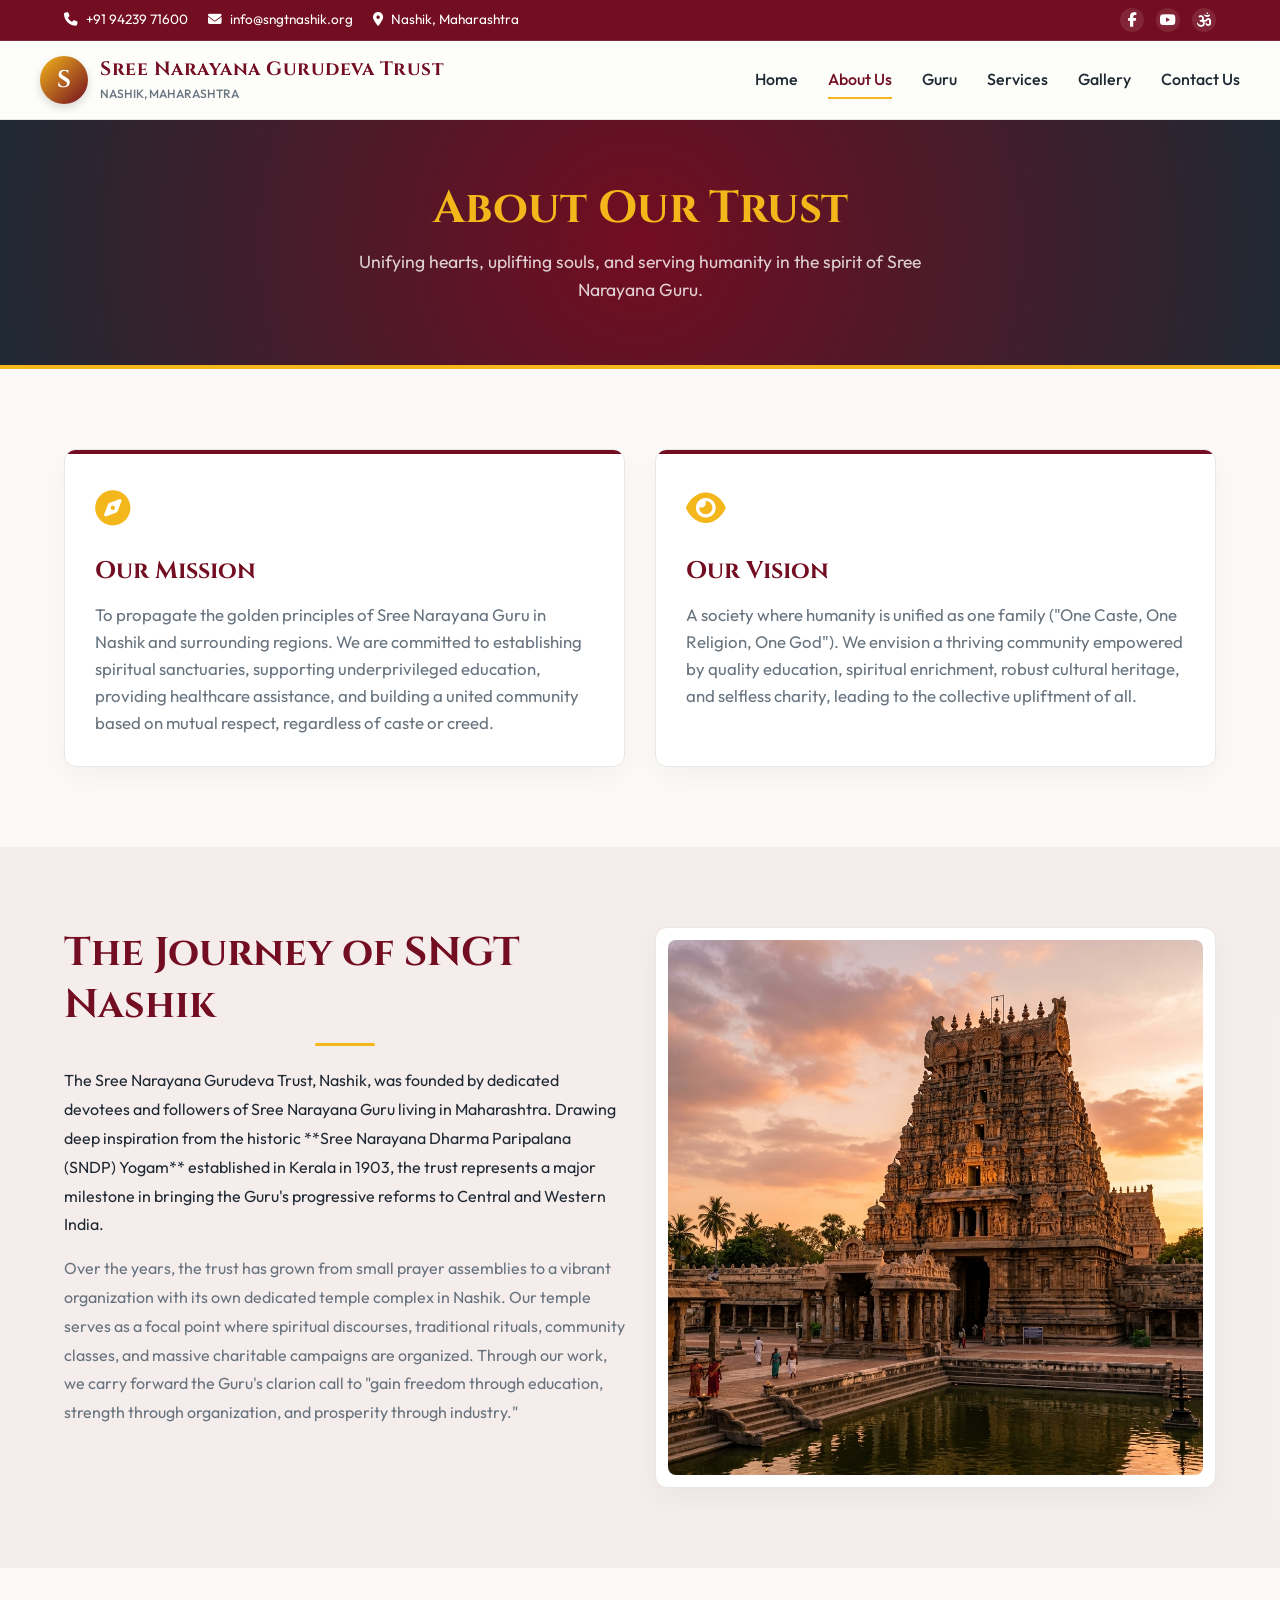
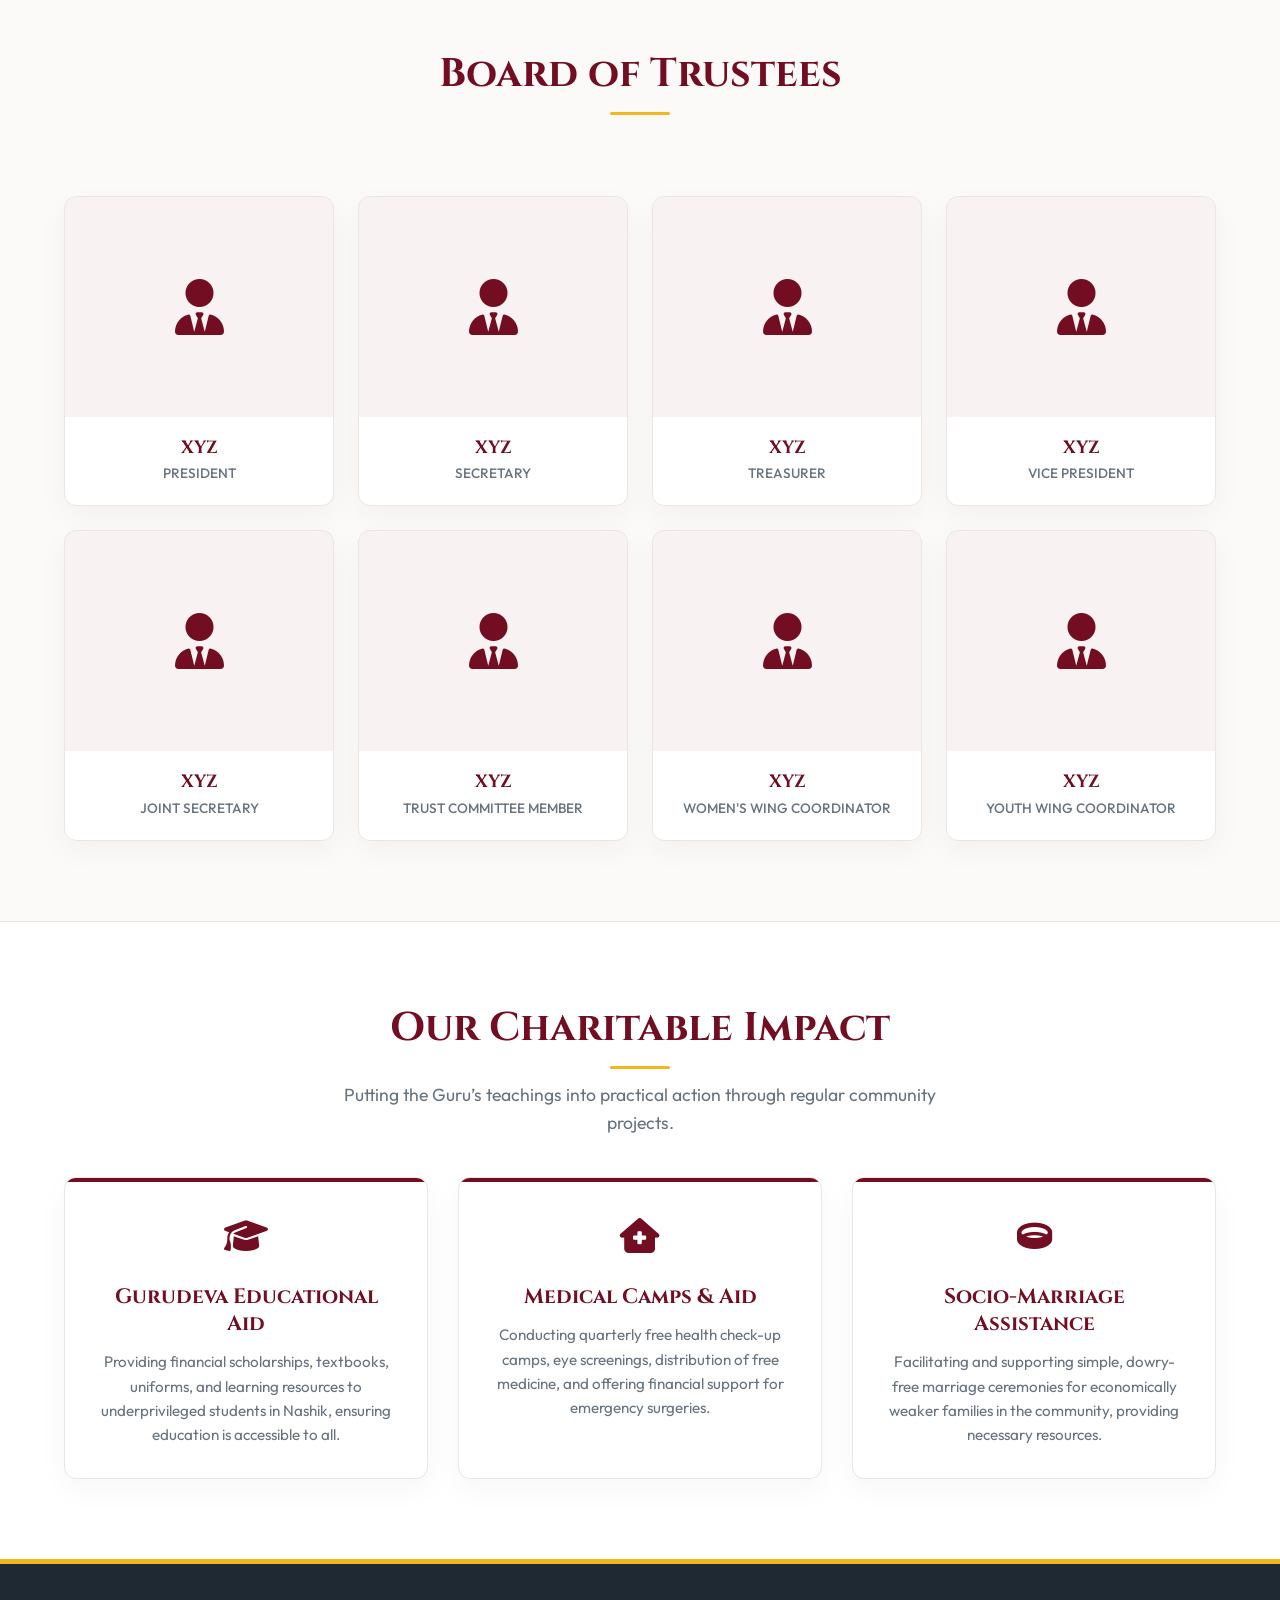
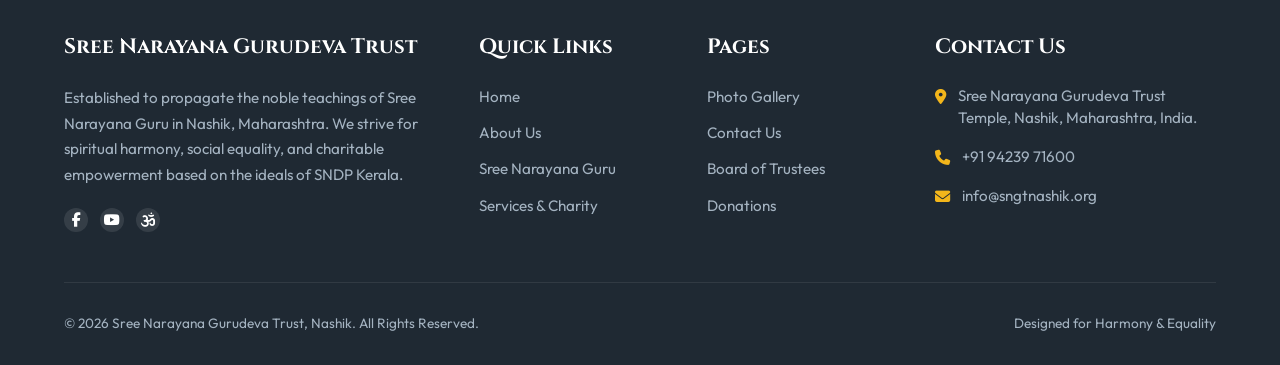
<file: about.html>
<!DOCTYPE html>
<html lang="en">
<head>
    <meta charset="UTF-8">
    <meta name="viewport" content="width=device-width, initial-scale=1.0">
    <title>About Us - Sree Narayana Gurudeva Trust Temple, Nashik</title>
    <!-- SEO Meta Tags -->
    <meta name="description" content="Learn about Sree Narayana Gurudeva Trust Temple, Nashik. Discover our history, mission, vision, and meet our board of trustees dedicated to social equality and community charity.">
    <!-- Font Awesome Icons -->
    <link rel="stylesheet" href="https://cdnjs.cloudflare.com/ajax/libs/font-awesome/6.4.0/css/all.min.css">
    <!-- Custom Style Sheet -->
    <link rel="stylesheet" href="css/main.css">
</head>
<body>

    <!-- TOPBAR CONTACT INFO -->
    <div class="header-top">
        <div class="container header-top-content">
            <div class="contact-info-list">
                <div class="contact-info-item">
                    <i class="fa-solid fa-phone"></i>
                    <span>+91 94239 71600</span>
                </div>
                <div class="contact-info-item">
                    <i class="fa-solid fa-envelope"></i>
                    <span>info@sngtnashik.org</span>
                </div>
                <div class="contact-info-item">
                    <i class="fa-solid fa-location-dot"></i>
                    <span>Nashik, Maharashtra</span>
                </div>
            </div>
            <div class="social-links">
                <a href="#" class="social-icon-link"><i class="fa-brands fa-facebook-f"></i></a>
                <a href="#" class="social-icon-link"><i class="fa-brands fa-youtube"></i></a>
                <a href="#" class="social-icon-link"><i class="fa-solid fa-om"></i></a>
            </div>
        </div>
    </div>

    <!-- GLASSMORPHIC NAVIGATION BAR -->
    <nav class="navbar">
        <div class="container navbar-content">
            <a href="index.html" class="logo-area">
                <div class="logo-icon">S</div>
                <div class="logo-text">
                    <h1>Sree Narayana Gurudeva Trust</h1>
                    <p>Nashik, Maharashtra</p>
                </div>
            </a>
            <div class="nav-links">
                <a href="index.html" class="nav-link">Home</a>
                <a href="about.html" class="nav-link active">About Us</a>
                <a href="guru.html" class="nav-link">Guru</a>
                <a href="services.html" class="nav-link">Services</a>
                <a href="gallery.html" class="nav-link">Gallery</a>
                <a href="contact.html" class="nav-link">Contact Us</a>
            </div>
            <div class="nav-toggle">
                <i class="fa-solid fa-bars"></i>
            </div>
        </div>
    </nav>

    <!-- INNER PAGE TITLE BANNER -->
    <section class="section-padding" style="background: radial-gradient(circle, var(--color-maroon) 0%, var(--color-charcoal) 100%); color: var(--color-white); text-align: center; padding: 60px 0; border-bottom: 4px solid var(--color-gold);">
        <div class="container">
            <h1 class="fade-up" style="color: var(--color-gold); font-size: 2.8rem; margin-bottom: 10px;">About Our Trust</h1>
            <p class="fade-up" style="color: rgba(255, 255, 255, 0.8); font-size: 1.1rem; max-width: 600px; margin: 0 auto;">
                Unifying hearts, uplifting souls, and serving humanity in the spirit of Sree Narayana Guru.
            </p>
        </div>
    </section>

    <!-- MISSION & VISION SECTION -->
    <section class="section-padding">
        <div class="container">
            <div class="grid-2">
                <!-- Mission Card -->
                <div class="card fade-up">
                    <div class="card-icon" style="color: var(--color-gold);"><i class="fa-solid fa-compass"></i></div>
                    <h3 style="font-size: 1.5rem; color: var(--color-maroon);">Our Mission</h3>
                    <p style="margin-top: 15px; font-size: 1.05rem;">
                        To propagate the golden principles of Sree Narayana Guru in Nashik and surrounding regions. We are committed to establishing spiritual sanctuaries, supporting underprivileged education, providing healthcare assistance, and building a united community based on mutual respect, regardless of caste or creed.
                    </p>
                </div>
                <!-- Vision Card -->
                <div class="card fade-up">
                    <div class="card-icon" style="color: var(--color-gold);"><i class="fa-solid fa-eye"></i></div>
                    <h3 style="font-size: 1.5rem; color: var(--color-maroon);">Our Vision</h3>
                    <p style="margin-top: 15px; font-size: 1.05rem;">
                        A society where humanity is unified as one family ("One Caste, One Religion, One God"). We envision a thriving community empowered by quality education, spiritual enrichment, robust cultural heritage, and selfless charity, leading to the collective upliftment of all.
                    </p>
                </div>
            </div>
        </div>
    </section>

    <!-- HISTORY / ORIGINS SECTION -->
    <section class="section-padding" style="background-color: var(--color-maroon-translucent);">
        <div class="container">
            <div class="grid-2 align-items-center">
                <div class="fade-up" style="order: 2;">
                    <div class="bio-image-frame">
                        <img src="images/temple_bg.png" alt="Sree Narayana Gurudeva Trust Temple Site">
                    </div>
                </div>
                <div class="fade-up" style="order: 1;">
                    <h2 class="section-title" style="text-align: left; display: block;">The Journey of SNGT Nashik</h2>
                    <p style="margin-top: 20px; line-height: 1.8; color: var(--color-charcoal);">
                        The Sree Narayana Gurudeva Trust, Nashik, was founded by dedicated devotees and followers of Sree Narayana Guru living in Maharashtra. Drawing deep inspiration from the historic **Sree Narayana Dharma Paripalana (SNDP) Yogam** established in Kerala in 1903, the trust represents a major milestone in bringing the Guru's progressive reforms to Central and Western India.
                    </p>
                    <p style="margin-top: 15px; line-height: 1.8; color: var(--color-text-muted);">
                        Over the years, the trust has grown from small prayer assemblies to a vibrant organization with its own dedicated temple complex in Nashik. Our temple serves as a focal point where spiritual discourses, traditional rituals, community classes, and massive charitable campaigns are organized. Through our work, we carry forward the Guru's clarion call to "gain freedom through education, strength through organization, and prosperity through industry."
                    </p>
                </div>
            </div>
        </div>
    </section>

    <!-- BOARD OF TRUSTEES -->
    <section id="trustees" class="section-padding">
        <div class="container text-center">
            <h2 class="section-title fade-up">Board of Trustees</h2>
            <p class="section-subtitle fade-up">The dedicated leadership steering the initiatives of the SNGT Nashik.</p>
            
            <div class="board-grid">
                <!-- Member 1 -->
                <div class="board-card fade-up">
                    <div class="board-avatar"><i class="fa-solid fa-user-tie"></i></div>
                    <div class="board-info">
                        <h4>XYZ</h4>
                        <p>President</p>
                    </div>
                </div>
                <!-- Member 2 -->
                <div class="board-card fade-up">
                    <div class="board-avatar"><i class="fa-solid fa-user-tie"></i></div>
                    <div class="board-info">
                        <h4>XYZ</h4>
                        <p>Secretary</p>
                    </div>
                </div>
                <!-- Member 3 -->
                <div class="board-card fade-up">
                    <div class="board-avatar"><i class="fa-solid fa-user-tie"></i></div>
                    <div class="board-info">
                        <h4>XYZ</h4>
                        <p>Treasurer</p>
                    </div>
                </div>
                <!-- Member 4 -->
                <div class="board-card fade-up">
                    <div class="board-avatar"><i class="fa-solid fa-user-tie"></i></div>
                    <div class="board-info">
                        <h4>XYZ</h4>
                        <p>Vice President</p>
                    </div>
                </div>
                <!-- Member 5 -->
                <div class="board-card fade-up">
                    <div class="board-avatar"><i class="fa-solid fa-user-tie"></i></div>
                    <div class="board-info">
                        <h4>XYZ</h4>
                        <p>Joint Secretary</p>
                    </div>
                </div>
                <!-- Member 6 -->
                <div class="board-card fade-up">
                    <div class="board-avatar"><i class="fa-solid fa-user-tie"></i></div>
                    <div class="board-info">
                        <h4>XYZ</h4>
                        <p>Trust Committee Member</p>
                    </div>
                </div>
                <!-- Member 7 -->
                <div class="board-card fade-up">
                    <div class="board-avatar"><i class="fa-solid fa-user-tie"></i></div>
                    <div class="board-info">
                        <h4>XYZ</h4>
                        <p>Women's Wing Coordinator</p>
                    </div>
                </div>
                <!-- Member 8 -->
                <div class="board-card fade-up">
                    <div class="board-avatar"><i class="fa-solid fa-user-tie"></i></div>
                    <div class="board-info">
                        <h4>XYZ</h4>
                        <p>Youth Wing Coordinator</p>
                    </div>
                </div>
            </div>
        </div>
    </section>

    <!-- CHARITY OVERVIEW Section -->
    <section class="section-padding" style="background-color: var(--color-white); border-top: 1px solid var(--color-border);">
        <div class="container text-center">
            <h2 class="section-title fade-up">Our Charitable Impact</h2>
            <p class="section-subtitle fade-up">Putting the Guru’s teachings into practical action through regular community projects.</p>
            
            <div class="grid-3">
                <div class="card fade-up">
                    <div class="card-icon" style="color: var(--color-maroon);"><i class="fa-solid fa-graduation-cap"></i></div>
                    <h3>Gurudeva Educational Aid</h3>
                    <p>Providing financial scholarships, textbooks, uniforms, and learning resources to underprivileged students in Nashik, ensuring education is accessible to all.</p>
                </div>
                <div class="card fade-up">
                    <div class="card-icon" style="color: var(--color-maroon);"><i class="fa-solid fa-house-medical"></i></div>
                    <h3>Medical Camps & Aid</h3>
                    <p>Conducting quarterly free health check-up camps, eye screenings, distribution of free medicine, and offering financial support for emergency surgeries.</p>
                </div>
                <div class="card fade-up">
                    <div class="card-icon" style="color: var(--color-maroon);"><i class="fa-solid fa-ring"></i></div>
                    <h3>Socio-Marriage Assistance</h3>
                    <p>Facilitating and supporting simple, dowry-free marriage ceremonies for economically weaker families in the community, providing necessary resources.</p>
                </div>
            </div>
        </div>
    </section>

    <!-- FOOTER -->
    <footer class="footer">
        <div class="container">
            <div class="footer-grid">
                <div class="footer-about">
                    <h3>Sree Narayana Gurudeva Trust</h3>
                    <p>
                        Established to propagate the noble teachings of Sree Narayana Guru in Nashik, Maharashtra. We strive for spiritual harmony, social equality, and charitable empowerment based on the ideals of SNDP Kerala.
                    </p>
                    <div class="social-links">
                        <a href="#" class="social-icon-link"><i class="fa-brands fa-facebook-f"></i></a>
                        <a href="#" class="social-icon-link"><i class="fa-brands fa-youtube"></i></a>
                        <a href="#" class="social-icon-link"><i class="fa-solid fa-om"></i></a>
                    </div>
                </div>
                <div class="footer-links">
                    <h4>Quick Links</h4>
                    <ul>
                        <li><a href="index.html">Home</a></li>
                        <li><a href="about.html">About Us</a></li>
                        <li><a href="guru.html">Sree Narayana Guru</a></li>
                        <li><a href="services.html">Services & Charity</a></li>
                    </ul>
                </div>
                <div class="footer-links">
                    <h4>Pages</h4>
                    <ul>
                        <li><a href="gallery.html">Photo Gallery</a></li>
                        <li><a href="contact.html">Contact Us</a></li>
                        <li><a href="about.html#trustees">Board of Trustees</a></li>
                        <li><a href="services.html#donations">Donations</a></li>
                    </ul>
                </div>
                <div class="footer-contact">
                    <h4>Contact Us</h4>
                    <ul>
                        <li>
                            <i class="fa-solid fa-location-dot"></i>
                            <span>Sree Narayana Gurudeva Trust Temple, Nashik, Maharashtra, India.</span>
                        </li>
                        <li>
                            <i class="fa-solid fa-phone"></i>
                            <span>+91 94239 71600</span>
                        </li>
                        <li>
                            <i class="fa-solid fa-envelope"></i>
                            <span>info@sngtnashik.org</span>
                        </li>
                    </ul>
                </div>
            </div>
            <div class="footer-bottom">
                <p>&copy; 2026 Sree Narayana Gurudeva Trust, Nashik. All Rights Reserved.</p>
                <p>Designed for Harmony & Equality</p>
            </div>
        </div>
    </footer>

    <!-- Core Interaction Script -->
    <script src="js/main.js"></script>
</body>
</html>
</file>
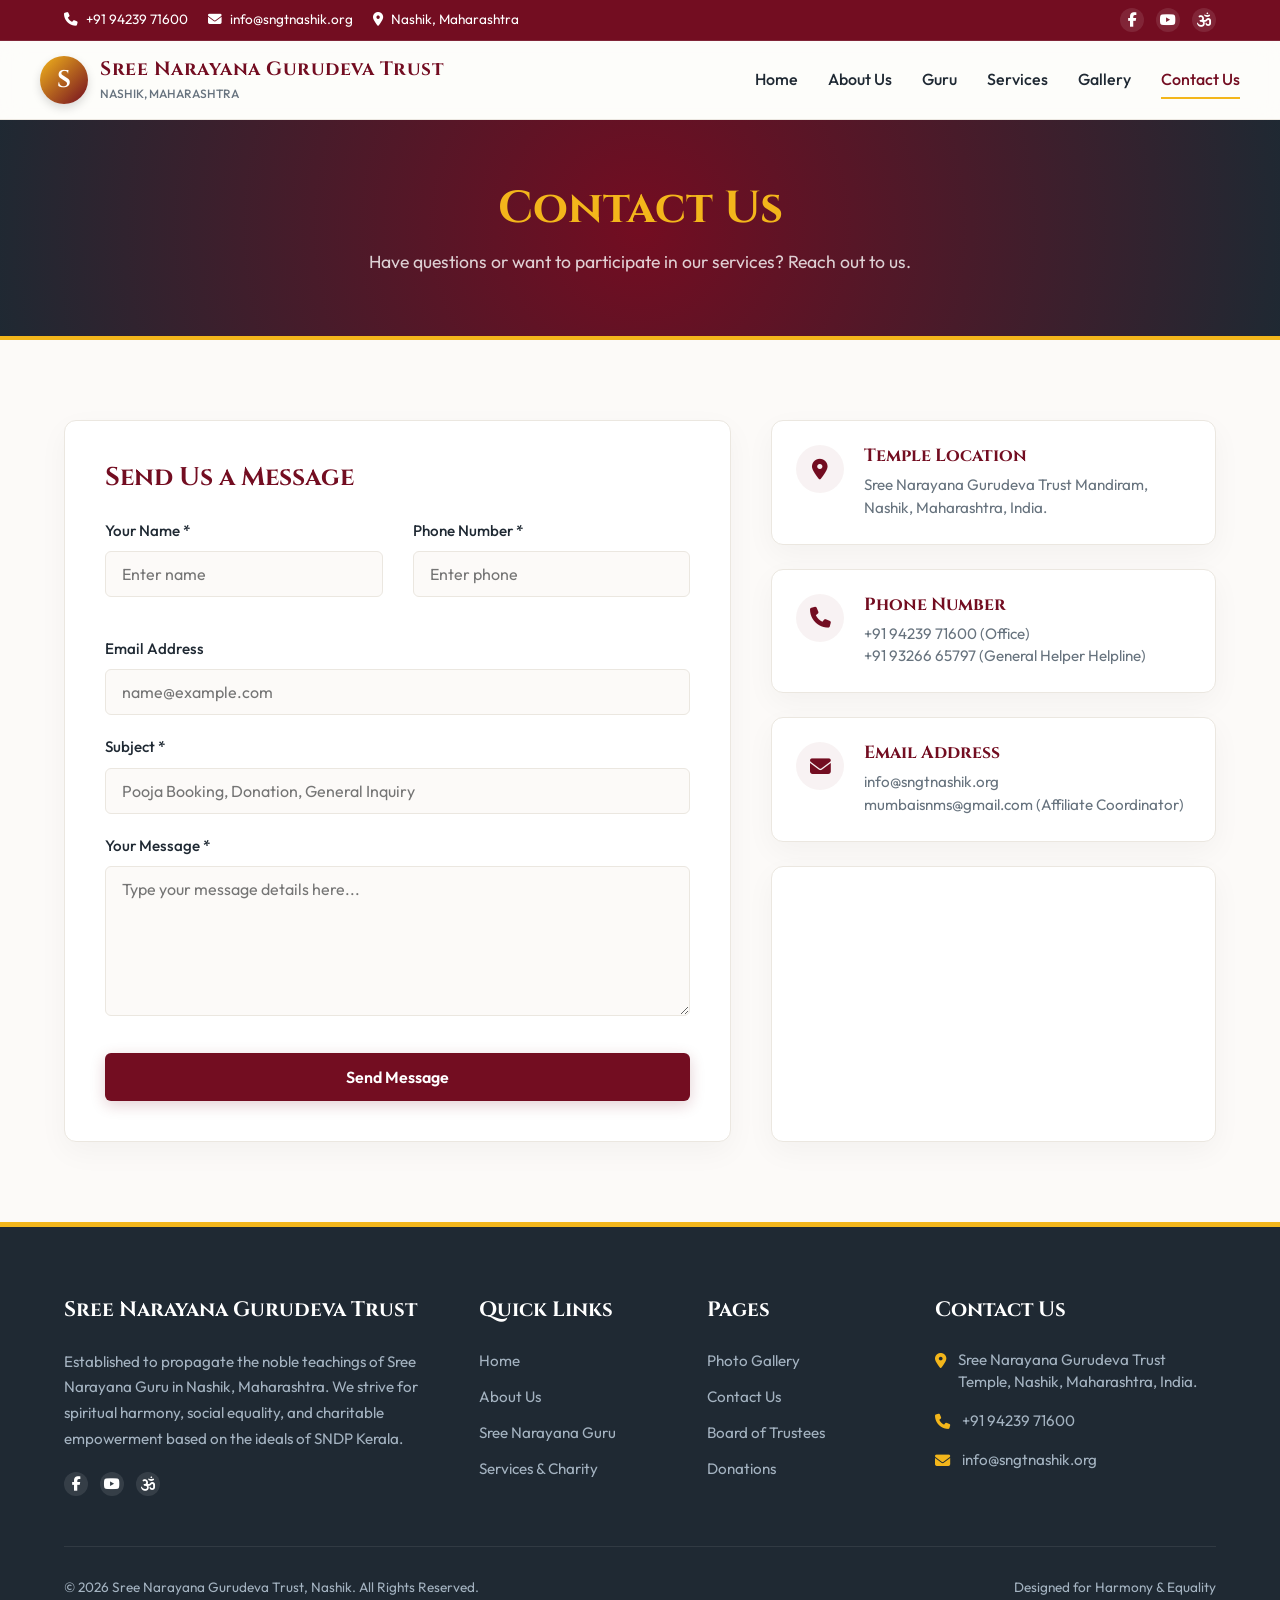
<file: contact.html>
<!DOCTYPE html>
<html lang="en">
<head>
    <meta charset="UTF-8">
    <meta name="viewport" content="width=device-width, initial-scale=1.0">
    <title>Contact Us - Sree Narayana Gurudeva Trust Temple, Nashik</title>
    <!-- SEO Meta Tags -->
    <meta name="description" content="Get in touch with Sree Narayana Gurudeva Trust Temple, Nashik. Find our address, phone numbers, email, interactive contact form, and Google Maps location.">
    <!-- Font Awesome Icons -->
    <link rel="stylesheet" href="https://cdnjs.cloudflare.com/ajax/libs/font-awesome/6.4.0/css/all.min.css">
    <!-- Custom Style Sheet -->
    <link rel="stylesheet" href="css/main.css">
</head>
<body>

    <!-- TOPBAR CONTACT INFO -->
    <div class="header-top">
        <div class="container header-top-content">
            <div class="contact-info-list">
                <div class="contact-info-item">
                    <i class="fa-solid fa-phone"></i>
                    <span>+91 94239 71600</span>
                </div>
                <div class="contact-info-item">
                    <i class="fa-solid fa-envelope"></i>
                    <span>info@sngtnashik.org</span>
                </div>
                <div class="contact-info-item">
                    <i class="fa-solid fa-location-dot"></i>
                    <span>Nashik, Maharashtra</span>
                </div>
            </div>
            <div class="social-links">
                <a href="#" class="social-icon-link"><i class="fa-brands fa-facebook-f"></i></a>
                <a href="#" class="social-icon-link"><i class="fa-brands fa-youtube"></i></a>
                <a href="#" class="social-icon-link"><i class="fa-solid fa-om"></i></a>
            </div>
        </div>
    </div>

    <!-- GLASSMORPHIC NAVIGATION BAR -->
    <nav class="navbar">
        <div class="container navbar-content">
            <a href="index.html" class="logo-area">
                <div class="logo-icon">S</div>
                <div class="logo-text">
                    <h1>Sree Narayana Gurudeva Trust</h1>
                    <p>Nashik, Maharashtra</p>
                </div>
            </a>
            <div class="nav-links">
                <a href="index.html" class="nav-link">Home</a>
                <a href="about.html" class="nav-link">About Us</a>
                <a href="guru.html" class="nav-link">Guru</a>
                <a href="services.html" class="nav-link">Services</a>
                <a href="gallery.html" class="nav-link">Gallery</a>
                <a href="contact.html" class="nav-link active">Contact Us</a>
            </div>
            <div class="nav-toggle">
                <i class="fa-solid fa-bars"></i>
            </div>
        </div>
    </nav>

    <!-- INNER PAGE TITLE BANNER -->
    <section class="section-padding" style="background: radial-gradient(circle, var(--color-maroon) 0%, var(--color-charcoal) 100%); color: var(--color-white); text-align: center; padding: 60px 0; border-bottom: 4px solid var(--color-gold);">
        <div class="container">
            <h1 class="fade-up" style="color: var(--color-gold); font-size: 2.8rem; margin-bottom: 10px;">Contact Us</h1>
            <p class="fade-up" style="color: rgba(255, 255, 255, 0.8); font-size: 1.1rem; max-width: 600px; margin: 0 auto;">
                Have questions or want to participate in our services? Reach out to us.
            </p>
        </div>
    </section>

    <!-- CONTACT GRID SECTION -->
    <section class="section-padding">
        <div class="container">
            <div class="contact-grid">
                
                <!-- Form Column -->
                <div class="contact-form-card fade-up">
                    <h3>Send Us a Message</h3>
                    <form id="sngt-contact-form">
                        <div class="grid-2" style="margin-bottom: 20px;">
                            <div class="form-group">
                                <label for="name" class="form-label">Your Name *</label>
                                <input type="text" id="name" class="form-input" placeholder="Enter name" required>
                            </div>
                            <div class="form-group">
                                <label for="phone" class="form-label">Phone Number *</label>
                                <input type="tel" id="phone" class="form-input" placeholder="Enter phone" required>
                            </div>
                        </div>
                        <div class="form-group">
                            <label for="email" class="form-label">Email Address</label>
                            <input type="email" id="email" class="form-input" placeholder="name@example.com">
                        </div>
                        <div class="form-group">
                            <label for="subject" class="form-label">Subject *</label>
                            <input type="text" id="subject" class="form-input" placeholder="Pooja Booking, Donation, General Inquiry" required>
                        </div>
                        <div class="form-group" style="margin-bottom: 30px;">
                            <label for="message" class="form-label">Your Message *</label>
                            <textarea id="message" class="form-input" placeholder="Type your message details here..." required></textarea>
                        </div>
                        <button type="submit" class="btn btn-secondary" style="width: 100%; padding: 14px;">Send Message</button>
                    </form>
                </div>

                <!-- Info Column -->
                <div class="contact-details-panel fade-up">
                    
                    <!-- Detail 1: Address -->
                    <div class="detail-item-card">
                        <div class="detail-icon"><i class="fa-solid fa-location-dot"></i></div>
                        <div class="detail-info">
                            <h4>Temple Location</h4>
                            <p>
                                Sree Narayana Gurudeva Trust Mandiram,<br>
                                Nashik, Maharashtra, India.
                            </p>
                        </div>
                    </div>

                    <!-- Detail 2: Phone -->
                    <div class="detail-item-card">
                        <div class="detail-icon"><i class="fa-solid fa-phone"></i></div>
                        <div class="detail-info">
                            <h4>Phone Number</h4>
                            <p>
                                +91 94239 71600 (Office)<br>
                                +91 93266 65797 (General Helper Helpline)
                            </p>
                        </div>
                    </div>

                    <!-- Detail 3: Email -->
                    <div class="detail-item-card">
                        <div class="detail-icon"><i class="fa-solid fa-envelope"></i></div>
                        <div class="detail-info">
                            <h4>Email Address</h4>
                            <p>
                                info@sngtnashik.org<br>
                                mumbaisnms@gmail.com (Affiliate Coordinator)
                            </p>
                        </div>
                    </div>

                    <!-- Detail 4: Map Card -->
                    <div class="map-card">
                        <iframe 
                            src="https://www.google.com/maps/embed?pb=!1m18!1m12!1m3!1d119981.39599557434!2d73.7210793616616!3d19.99004141697205!2m3!1f0!2f0!3f0!3m2!1i1024!2i768!4f13.1!3m3!1m2!1s0x3bdd902e8db7459b%3A0x33ca44903c4f260f!2sNashik%2C%20Maharashtra!5e0!3m2!1sen!2sin!4v1700000000000!5m2!1sen!2sin" 
                            allowfullscreen="" 
                            loading="lazy" 
                            referrerpolicy="no-referrer-when-downgrade">
                        </iframe>
                    </div>

                </div>

            </div>
        </div>
    </section>

    <!-- FOOTER -->
    <footer class="footer">
        <div class="container">
            <div class="footer-grid">
                <div class="footer-about">
                    <h3>Sree Narayana Gurudeva Trust</h3>
                    <p>
                        Established to propagate the noble teachings of Sree Narayana Guru in Nashik, Maharashtra. We strive for spiritual harmony, social equality, and charitable empowerment based on the ideals of SNDP Kerala.
                    </p>
                    <div class="social-links">
                        <a href="#" class="social-icon-link"><i class="fa-brands fa-facebook-f"></i></a>
                        <a href="#" class="social-icon-link"><i class="fa-brands fa-youtube"></i></a>
                        <a href="#" class="social-icon-link"><i class="fa-solid fa-om"></i></a>
                    </div>
                </div>
                <div class="footer-links">
                    <h4>Quick Links</h4>
                    <ul>
                        <li><a href="index.html">Home</a></li>
                        <li><a href="about.html">About Us</a></li>
                        <li><a href="guru.html">Sree Narayana Guru</a></li>
                        <li><a href="services.html">Services & Charity</a></li>
                    </ul>
                </div>
                <div class="footer-links">
                    <h4>Pages</h4>
                    <ul>
                        <li><a href="gallery.html">Photo Gallery</a></li>
                        <li><a href="contact.html">Contact Us</a></li>
                        <li><a href="about.html#trustees">Board of Trustees</a></li>
                        <li><a href="services.html#donations">Donations</a></li>
                    </ul>
                </div>
                <div class="footer-contact">
                    <h4>Contact Us</h4>
                    <ul>
                        <li>
                            <i class="fa-solid fa-location-dot"></i>
                            <span>Sree Narayana Gurudeva Trust Temple, Nashik, Maharashtra, India.</span>
                        </li>
                        <li>
                            <i class="fa-solid fa-phone"></i>
                            <span>+91 94239 71600</span>
                        </li>
                        <li>
                            <i class="fa-solid fa-envelope"></i>
                            <span>info@sngtnashik.org</span>
                        </li>
                    </ul>
                </div>
            </div>
            <div class="footer-bottom">
                <p>&copy; 2026 Sree Narayana Gurudeva Trust, Nashik. All Rights Reserved.</p>
                <p>Designed for Harmony & Equality</p>
            </div>
        </div>
    </footer>

    <!-- Core Interaction Script -->
    <script src="js/main.js"></script>
</body>
</html>
</file>
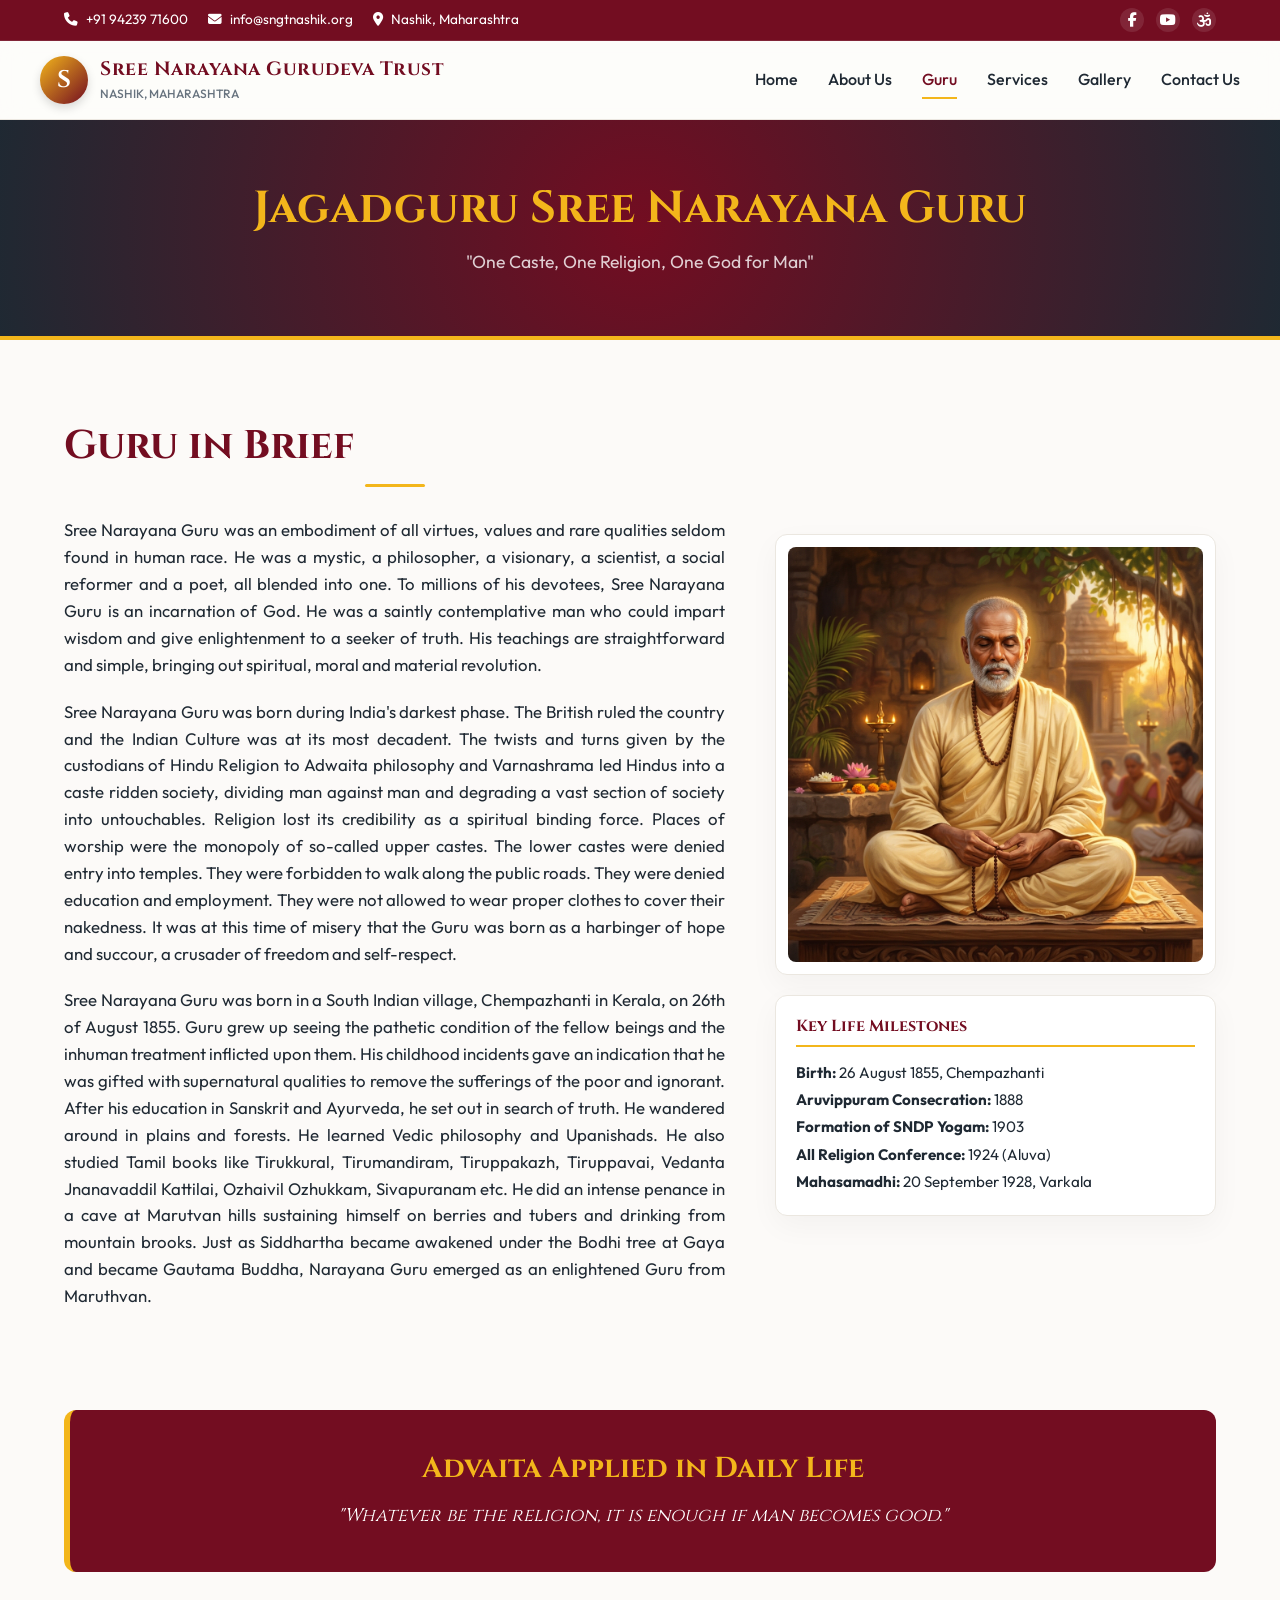
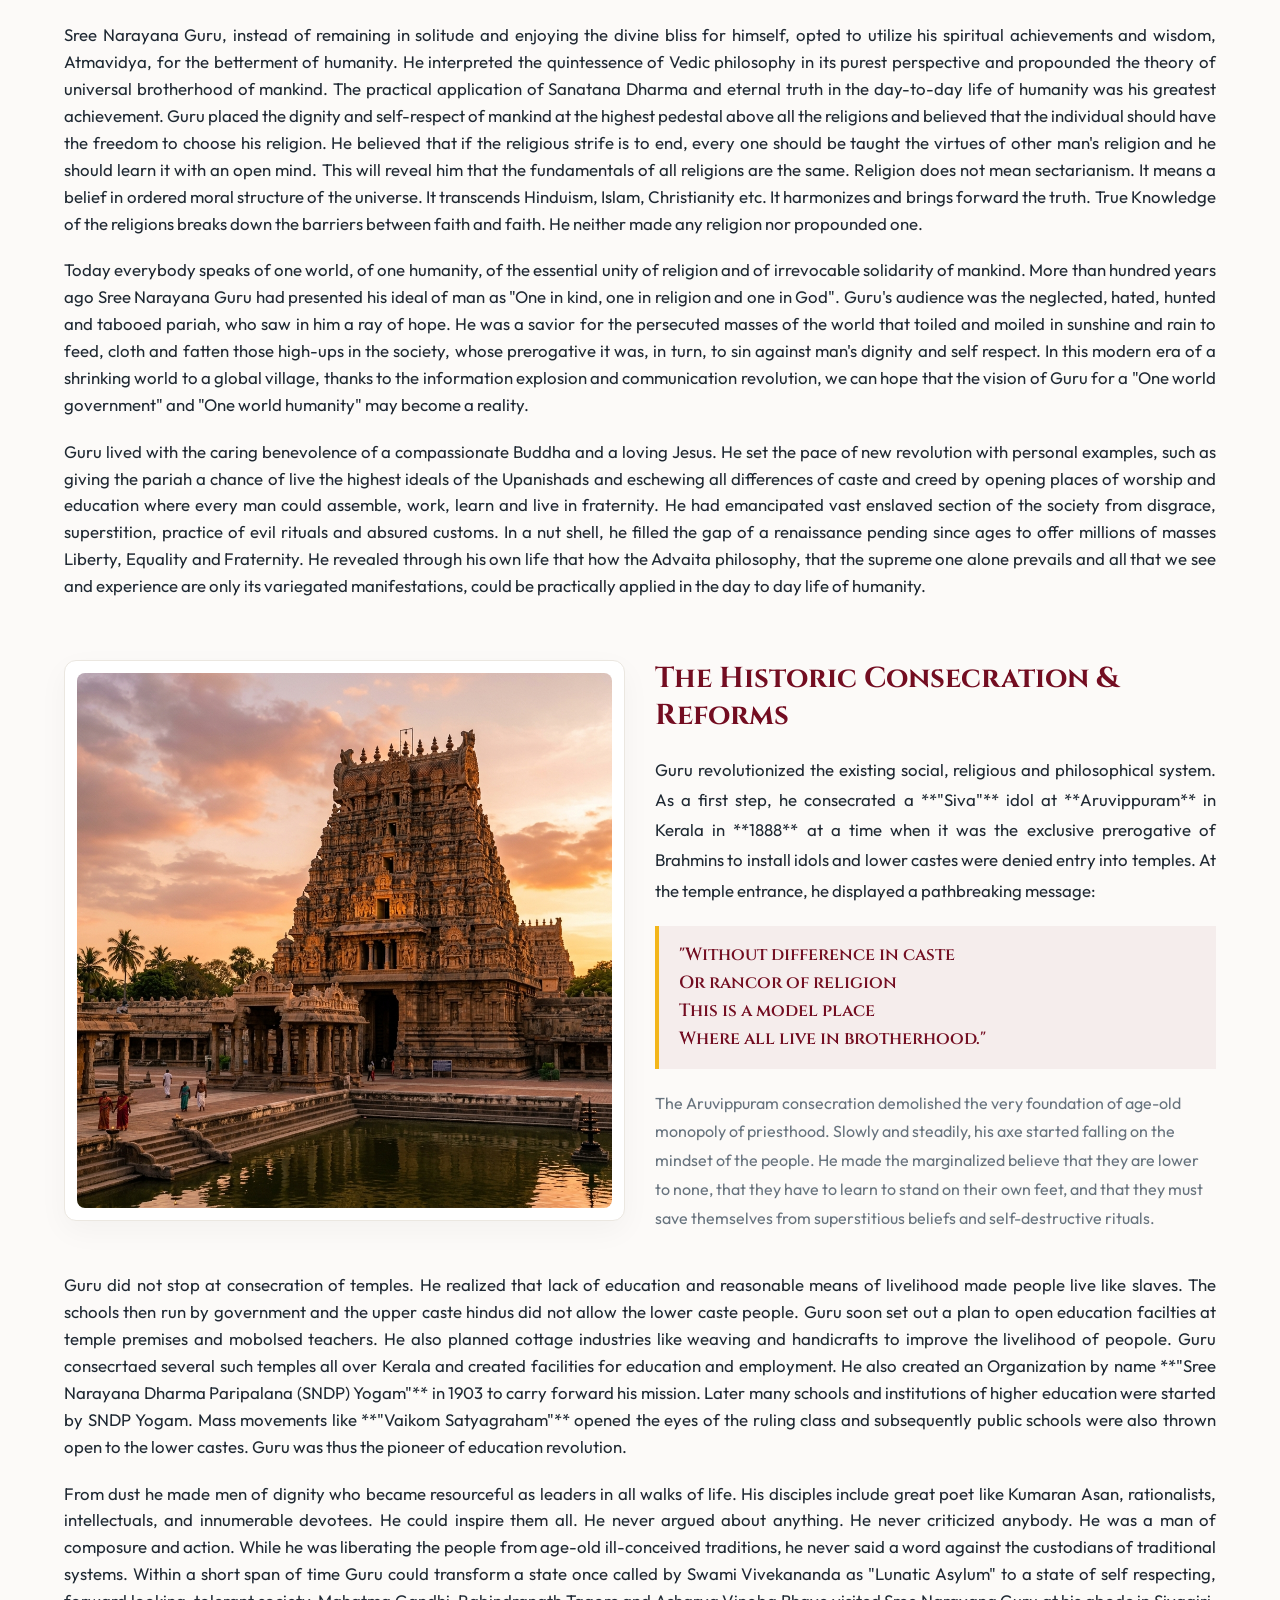
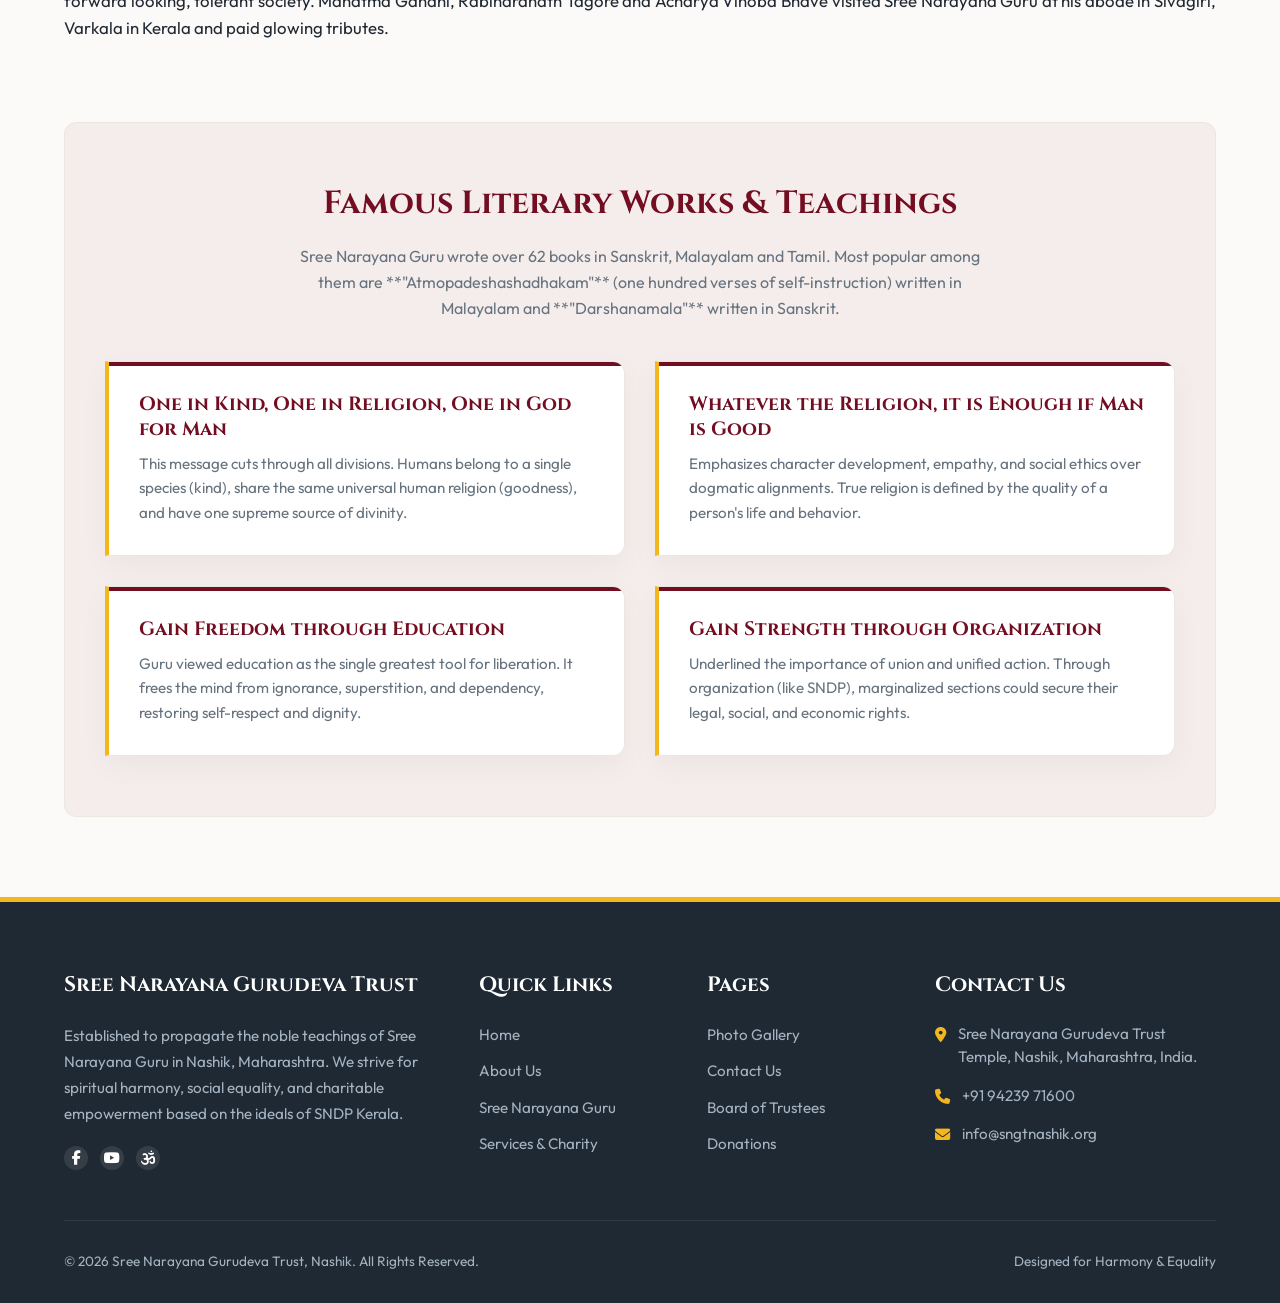
<file: guru.html>
<!DOCTYPE html>
<html lang="en">
<head>
    <meta charset="UTF-8">
    <meta name="viewport" content="width=device-width, initial-scale=1.0">
    <title>Sree Narayana Guru - Sree Narayana Gurudeva Trust Temple, Nashik</title>
    <!-- SEO Meta Tags -->
    <meta name="description" content="Biography, teachings, and philosophy of Sree Narayana Guru. Read about his birth in Chempazhanti, his Maruthvan penance, the Aruvippuram consecration, and the education revolution.">
    <!-- Font Awesome Icons -->
    <link rel="stylesheet" href="https://cdnjs.cloudflare.com/ajax/libs/font-awesome/6.4.0/css/all.min.css">
    <!-- Custom Style Sheet -->
    <link rel="stylesheet" href="css/main.css">
</head>
<body>

    <!-- TOPBAR CONTACT INFO -->
    <div class="header-top">
        <div class="container header-top-content">
            <div class="contact-info-list">
                <div class="contact-info-item">
                    <i class="fa-solid fa-phone"></i>
                    <span>+91 94239 71600</span>
                </div>
                <div class="contact-info-item">
                    <i class="fa-solid fa-envelope"></i>
                    <span>info@sngtnashik.org</span>
                </div>
                <div class="contact-info-item">
                    <i class="fa-solid fa-location-dot"></i>
                    <span>Nashik, Maharashtra</span>
                </div>
            </div>
            <div class="social-links">
                <a href="#" class="social-icon-link"><i class="fa-brands fa-facebook-f"></i></a>
                <a href="#" class="social-icon-link"><i class="fa-brands fa-youtube"></i></a>
                <a href="#" class="social-icon-link"><i class="fa-solid fa-om"></i></a>
            </div>
        </div>
    </div>

    <!-- GLASSMORPHIC NAVIGATION BAR -->
    <nav class="navbar">
        <div class="container navbar-content">
            <a href="index.html" class="logo-area">
                <div class="logo-icon">S</div>
                <div class="logo-text">
                    <h1>Sree Narayana Gurudeva Trust</h1>
                    <p>Nashik, Maharashtra</p>
                </div>
            </a>
            <div class="nav-links">
                <a href="index.html" class="nav-link">Home</a>
                <a href="about.html" class="nav-link">About Us</a>
                <a href="guru.html" class="nav-link active">Guru</a>
                <a href="services.html" class="nav-link">Services</a>
                <a href="gallery.html" class="nav-link">Gallery</a>
                <a href="contact.html" class="nav-link">Contact Us</a>
            </div>
            <div class="nav-toggle">
                <i class="fa-solid fa-bars"></i>
            </div>
        </div>
    </nav>

    <!-- INNER PAGE TITLE BANNER -->
    <section class="section-padding" style="background: radial-gradient(circle, var(--color-maroon) 0%, var(--color-charcoal) 100%); color: var(--color-white); text-align: center; padding: 60px 0; border-bottom: 4px solid var(--color-gold);">
        <div class="container">
            <h1 class="fade-up" style="color: var(--color-gold); font-size: 2.8rem; margin-bottom: 10px;">Jagadguru Sree Narayana Guru</h1>
            <p class="fade-up" style="color: rgba(255, 255, 255, 0.8); font-size: 1.1rem; max-width: 600px; margin: 0 auto;">
                "One Caste, One Religion, One God for Man"
            </p>
        </div>
    </section>

    <!-- BIOGRAPHY SECTION (Exact copy of SNMS website text) -->
    <section class="section-padding">
        <div class="container">
            <div class="bio-split">
                <div class="bio-text fade-up">
                    <h2 class="section-title" style="text-align: left; display: block; margin-bottom: 30px;">Guru in Brief</h2>
                    
                    <p>
                        Sree Narayana Guru was an embodiment of all virtues, values and rare qualities seldom found in human race. He was a mystic, a philosopher, a visionary, a scientist, a social reformer and a poet, all blended into one. To millions of his devotees, Sree Narayana Guru is an incarnation of God. He was a saintly contemplative man who could impart wisdom and give enlightenment to a seeker of truth. His teachings are straightforward and simple, bringing out spiritual, moral and material revolution.
                    </p>
                    
                    <p>
                        Sree Narayana Guru was born during India's darkest phase. The British ruled the country and the Indian Culture was at its most decadent. The twists and turns given by the custodians of Hindu Religion to Adwaita philosophy and Varnashrama led Hindus into a caste ridden society, dividing man against man and degrading a vast section of society into untouchables. Religion lost its credibility as a spiritual binding force. Places of worship were the monopoly of so-called upper castes. The lower castes were denied entry into temples. They were forbidden to walk along the public roads. They were denied education and employment. They were not allowed to wear proper clothes to cover their nakedness. It was at this time of misery that the Guru was born as a harbinger of hope and succour, a crusader of freedom and self-respect.
                    </p>
                    
                    <p>
                        Sree Narayana Guru was born in a South Indian village, Chempazhanti in Kerala, on 26th of August 1855. Guru grew up seeing the pathetic condition of the fellow beings and the inhuman treatment inflicted upon them. His childhood incidents gave an indication that he was gifted with supernatural qualities to remove the sufferings of the poor and ignorant. After his education in Sanskrit and Ayurveda, he set out in search of truth. He wandered around in plains and forests. He learned Vedic philosophy and Upanishads. He also studied Tamil books like Tirukkural, Tirumandiram, Tiruppakazh, Tiruppavai, Vedanta Jnanavaddil Kattilai, Ozhaivil Ozhukkam, Sivapuranam etc. He did an intense penance in a cave at Marutvan hills sustaining himself on berries and tubers and drinking from mountain brooks. Just as Siddhartha became awakened under the Bodhi tree at Gaya and became Gautama Buddha, Narayana Guru emerged as an enlightened Guru from Maruthvan.
                    </p>
                </div>
                <div class="fade-up" style="display: flex; flex-direction: column; gap: 20px;">
                    <div class="bio-image-frame">
                        <img src="images/guru_portrait.png" alt="Sree Narayana Guru Portrait in meditation">
                    </div>
                    <div style="background-color: var(--color-white); border: 1px solid var(--color-border); padding: 20px; border-radius: var(--border-radius); box-shadow: var(--shadow-soft);">
                        <h4 style="color: var(--color-maroon); font-family: var(--font-heading); margin-bottom: 12px; border-bottom: 2px solid var(--color-gold); padding-bottom: 8px;">Key Life Milestones</h4>
                        <ul style="font-size: 0.95rem; line-height: 1.8;">
                            <li><strong>Birth:</strong> 26 August 1855, Chempazhanti</li>
                            <li><strong>Aruvippuram Consecration:</strong> 1888</li>
                            <li><strong>Formation of SNDP Yogam:</strong> 1903</li>
                            <li><strong>All Religion Conference:</strong> 1924 (Aluva)</li>
                            <li><strong>Mahasamadhi:</strong> 20 September 1928, Varkala</li>
                        </ul>
                    </div>
                </div>
            </div>

            <!-- Continuation of Biography Text -->
            <div class="fade-up">
                <div class="quote-block-maroon">
                    <h2>Advaita Applied in Daily Life</h2>
                    <p style="font-size: 1.15rem; font-style: italic; line-height: 1.8;">
                        "Whatever be the religion, it is enough if man becomes good."
                    </p>
                </div>
            </div>

            <div class="bio-text fade-up" style="margin-bottom: 50px;">
                <p>
                    Sree Narayana Guru, instead of remaining in solitude and enjoying the divine bliss for himself, opted to utilize his spiritual achievements and wisdom, Atmavidya, for the betterment of humanity. He interpreted the quintessence of Vedic philosophy in its purest perspective and propounded the theory of universal brotherhood of mankind. The practical application of Sanatana Dharma and eternal truth in the day-to-day life of humanity was his greatest achievement. Guru placed the dignity and self-respect of mankind at the highest pedestal above all the religions and believed that the individual should have the freedom to choose his religion. He believed that if the religious strife is to end, every one should be taught the virtues of other man's religion and he should learn it with an open mind. This will reveal him that the fundamentals of all religions are the same. Religion does not mean sectarianism. It means a belief in ordered moral structure of the universe. It transcends Hinduism, Islam, Christianity etc. It harmonizes and brings forward the truth. True Knowledge of the religions breaks down the barriers between faith and faith. He neither made any religion nor propounded one.
                </p>
                
                <p>
                    Today everybody speaks of one world, of one humanity, of the essential unity of religion and of irrevocable solidarity of mankind. More than hundred years ago Sree Narayana Guru had presented his ideal of man as "One in kind, one in religion and one in God". Guru's audience was the neglected, hated, hunted and tabooed pariah, who saw in him a ray of hope. He was a savior for the persecuted masses of the world that toiled and moiled in sunshine and rain to feed, cloth and fatten those high-ups in the society, whose prerogative it was, in turn, to sin against man's dignity and self respect. In this modern era of a shrinking world to a global village, thanks to the information explosion and communication revolution, we can hope that the vision of Guru for a "One world government" and "One world humanity" may become a reality.
                </p>
                
                <p>
                    Guru lived with the caring benevolence of a compassionate Buddha and a loving Jesus. He set the pace of new revolution with personal examples, such as giving the pariah a chance of live the highest ideals of the Upanishads and eschewing all differences of caste and creed by opening places of worship and education where every man could assemble, work, learn and live in fraternity. He had emancipated vast enslaved section of the society from disgrace, superstition, practice of evil rituals and absured customs. In a nut shell, he filled the gap of a renaissance pending since ages to offer millions of masses Liberty, Equality and Fraternity. He revealed through his own life that how the Advaita philosophy, that the supreme one alone prevails and all that we see and experience are only its variegated manifestations, could be practically applied in the day to day life of humanity.
                </p>
            </div>

            <!-- Consecration & Temple Reform Section -->
            <div class="grid-2 align-items-center" style="margin-top: 60px;">
                <div class="fade-up">
                    <div class="bio-image-frame">
                        <img src="images/temple_bg.png" alt="Aruvippuram Temple Model representation">
                    </div>
                </div>
                <div class="fade-up">
                    <h3 style="font-size: 1.8rem; color: var(--color-maroon); font-family: var(--font-heading); margin-bottom: 20px;">The Historic Consecration & Reforms</h3>
                    <p style="font-size: 1.05rem; line-height: 1.8; color: var(--color-charcoal); text-align: justify; margin-bottom: 20px;">
                        Guru revolutionized the existing social, religious and philosophical system. As a first step, he consecrated a **"Siva"** idol at **Aruvippuram** in Kerala in **1888** at a time when it was the exclusive prerogative of Brahmins to install idols and lower castes were denied entry into temples. At the temple entrance, he displayed a pathbreaking message:
                    </p>
                    <div style="background-color: var(--color-maroon-translucent); border-left: 4px solid var(--color-gold); padding: 15px 20px; font-family: var(--font-heading); font-size: 1.1rem; line-height: 1.6; margin-bottom: 20px; color: var(--color-maroon); font-weight: 600;">
                        "Without difference in caste<br>
                        Or rancor of religion<br>
                        This is a model place<br>
                        Where all live in brotherhood."
                    </div>
                    <p style="font-size: 1rem; line-height: 1.8; color: var(--color-text-muted);">
                        The Aruvippuram consecration demolished the very foundation of age-old monopoly of priesthood. Slowly and steadily, his axe started falling on the mindset of the people. He made the marginalized believe that they are lower to none, that they have to learn to stand on their own feet, and that they must save themselves from superstitious beliefs and self-destructive rituals.
                    </p>
                </div>
            </div>

            <div class="bio-text fade-up" style="margin-top: 40px; margin-bottom: 80px;">
                <p>
                    Guru did not stop at consecration of temples. He realized that lack of education and reasonable means of livelihood made people live like slaves. The schools then run by government and the upper caste hindus did not allow the lower caste people. Guru soon set out a plan to open education facilties at temple premises and mobolsed teachers. He also planned cottage industries like weaving and handicrafts to improve the livelihood of peopole. Guru consecrtaed several such temples all over Kerala and created facilities for education and employment. He also created an Organization by name **"Sree Narayana Dharma Paripalana (SNDP) Yogam"** in 1903 to carry forward his mission. Later many schools and institutions of higher education were started by SNDP Yogam. Mass movements like **"Vaikom Satyagraham"** opened the eyes of the ruling class and subsequently public schools were also thrown open to the lower castes. Guru was thus the pioneer of education revolution.
                </p>
                
                <p>
                    From dust he made men of dignity who became resourceful as leaders in all walks of life. His disciples include great poet like Kumaran Asan, rationalists, intellectuals, and innumerable devotees. He could inspire them all. He never argued about anything. He never criticized anybody. He was a man of composure and action. While he was liberating the people from age-old ill-conceived traditions, he never said a word against the custodians of traditional systems. Within a short span of time Guru could transform a state once called by Swami Vivekananda as "Lunatic Asylum" to a state of self respecting, forward looking, tolerant society. Mahatma Gandhi, Rabindranath Tagore and Acharya Vinoba Bhave visited Sree Narayana Guru at his abode in Sivagiri, Varkala in Kerala and paid glowing tributes.
                </p>
            </div>
            
            <!-- TEACHINGS GRID -->
            <div style="background-color: var(--color-maroon-translucent); padding: 60px 40px; border-radius: var(--border-radius); border: 1px solid var(--color-border);" class="fade-up">
                <h3 style="text-align: center; font-size: 2rem; color: var(--color-maroon); font-family: var(--font-heading); margin-bottom: 40px;">Famous Literary Works & Teachings</h3>
                <p style="text-align: center; max-width: 700px; margin: -20px auto 40px; color: var(--color-text-muted);">
                    Sree Narayana Guru wrote over 62 books in Sanskrit, Malayalam and Tamil. Most popular among them are **"Atmopadeshashadhakam"** (one hundred verses of self-instruction) written in Malayalam and **"Darshanamala"** written in Sanskrit.
                </p>
                
                <div class="grid-2">
                    <div class="card" style="border-left: 4px solid var(--color-gold); border-radius: 0 12px 12px 0;">
                        <h4 style="color: var(--color-maroon); font-family: var(--font-heading); margin-bottom: 10px; font-size: 1.2rem;">One in Kind, One in Religion, One in God for Man</h4>
                        <p>This message cuts through all divisions. Humans belong to a single species (kind), share the same universal human religion (goodness), and have one supreme source of divinity.</p>
                    </div>
                    <div class="card" style="border-left: 4px solid var(--color-gold); border-radius: 0 12px 12px 0;">
                        <h4 style="color: var(--color-maroon); font-family: var(--font-heading); margin-bottom: 10px; font-size: 1.2rem;">Whatever the Religion, it is Enough if Man is Good</h4>
                        <p>Emphasizes character development, empathy, and social ethics over dogmatic alignments. True religion is defined by the quality of a person's life and behavior.</p>
                    </div>
                    <div class="card" style="border-left: 4px solid var(--color-gold); border-radius: 0 12px 12px 0;">
                        <h4 style="color: var(--color-maroon); font-family: var(--font-heading); margin-bottom: 10px; font-size: 1.2rem;">Gain Freedom through Education</h4>
                        <p>Guru viewed education as the single greatest tool for liberation. It frees the mind from ignorance, superstition, and dependency, restoring self-respect and dignity.</p>
                    </div>
                    <div class="card" style="border-left: 4px solid var(--color-gold); border-radius: 0 12px 12px 0;">
                        <h4 style="color: var(--color-maroon); font-family: var(--font-heading); margin-bottom: 10px; font-size: 1.2rem;">Gain Strength through Organization</h4>
                        <p>Underlined the importance of union and unified action. Through organization (like SNDP), marginalized sections could secure their legal, social, and economic rights.</p>
                    </div>
                </div>
            </div>
        </div>
    </section>

    <!-- FOOTER -->
    <footer class="footer">
        <div class="container">
            <div class="footer-grid">
                <div class="footer-about">
                    <h3>Sree Narayana Gurudeva Trust</h3>
                    <p>
                        Established to propagate the noble teachings of Sree Narayana Guru in Nashik, Maharashtra. We strive for spiritual harmony, social equality, and charitable empowerment based on the ideals of SNDP Kerala.
                    </p>
                    <div class="social-links">
                        <a href="#" class="social-icon-link"><i class="fa-brands fa-facebook-f"></i></a>
                        <a href="#" class="social-icon-link"><i class="fa-brands fa-youtube"></i></a>
                        <a href="#" class="social-icon-link"><i class="fa-solid fa-om"></i></a>
                    </div>
                </div>
                <div class="footer-links">
                    <h4>Quick Links</h4>
                    <ul>
                        <li><a href="index.html">Home</a></li>
                        <li><a href="about.html">About Us</a></li>
                        <li><a href="guru.html">Sree Narayana Guru</a></li>
                        <li><a href="services.html">Services & Charity</a></li>
                    </ul>
                </div>
                <div class="footer-links">
                    <h4>Pages</h4>
                    <ul>
                        <li><a href="gallery.html">Photo Gallery</a></li>
                        <li><a href="contact.html">Contact Us</a></li>
                        <li><a href="about.html#trustees">Board of Trustees</a></li>
                        <li><a href="services.html#donations">Donations</a></li>
                    </ul>
                </div>
                <div class="footer-contact">
                    <h4>Contact Us</h4>
                    <ul>
                        <li>
                            <i class="fa-solid fa-location-dot"></i>
                            <span>Sree Narayana Gurudeva Trust Temple, Nashik, Maharashtra, India.</span>
                        </li>
                        <li>
                            <i class="fa-solid fa-phone"></i>
                            <span>+91 94239 71600</span>
                        </li>
                        <li>
                            <i class="fa-solid fa-envelope"></i>
                            <span>info@sngtnashik.org</span>
                        </li>
                    </ul>
                </div>
            </div>
            <div class="footer-bottom">
                <p>&copy; 2026 Sree Narayana Gurudeva Trust, Nashik. All Rights Reserved.</p>
                <p>Designed for Harmony & Equality</p>
            </div>
        </div>
    </footer>

    <!-- Core Interaction Script -->
    <script src="js/main.js"></script>
</body>
</html>
</file>
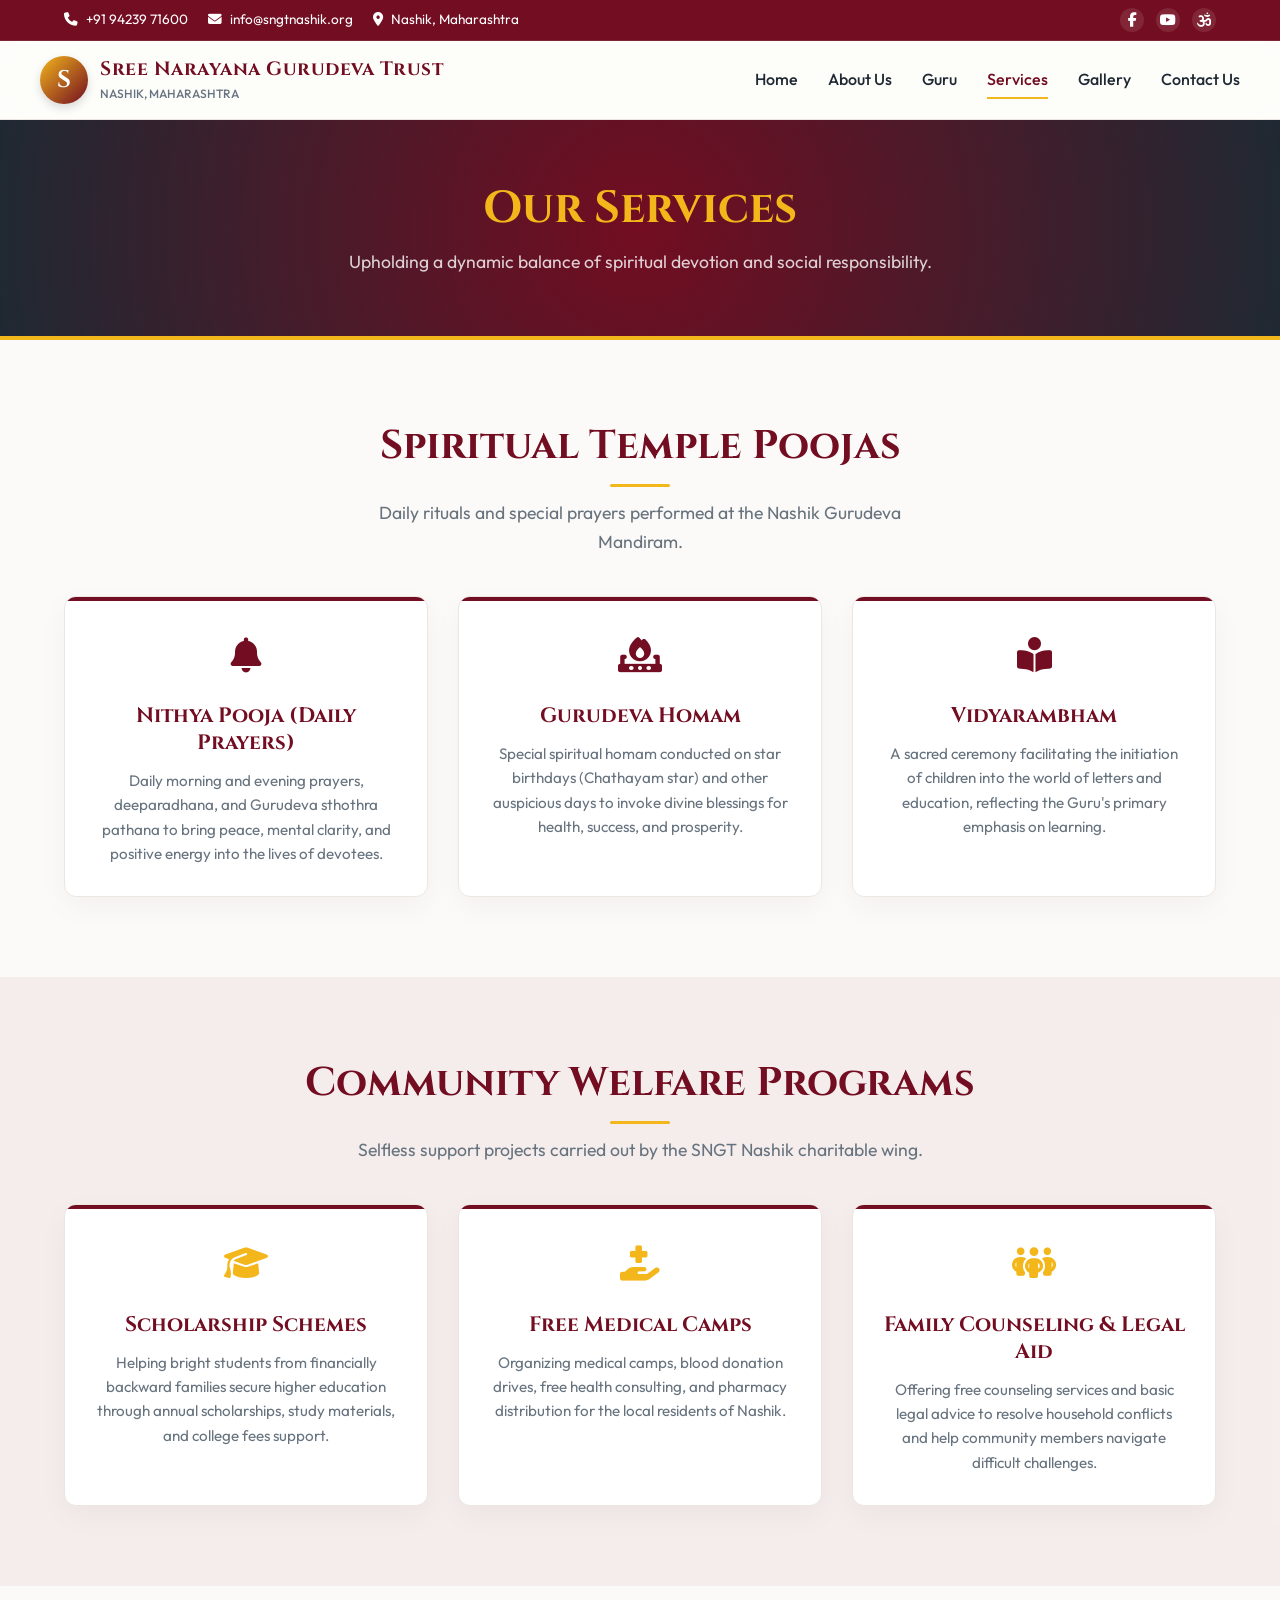
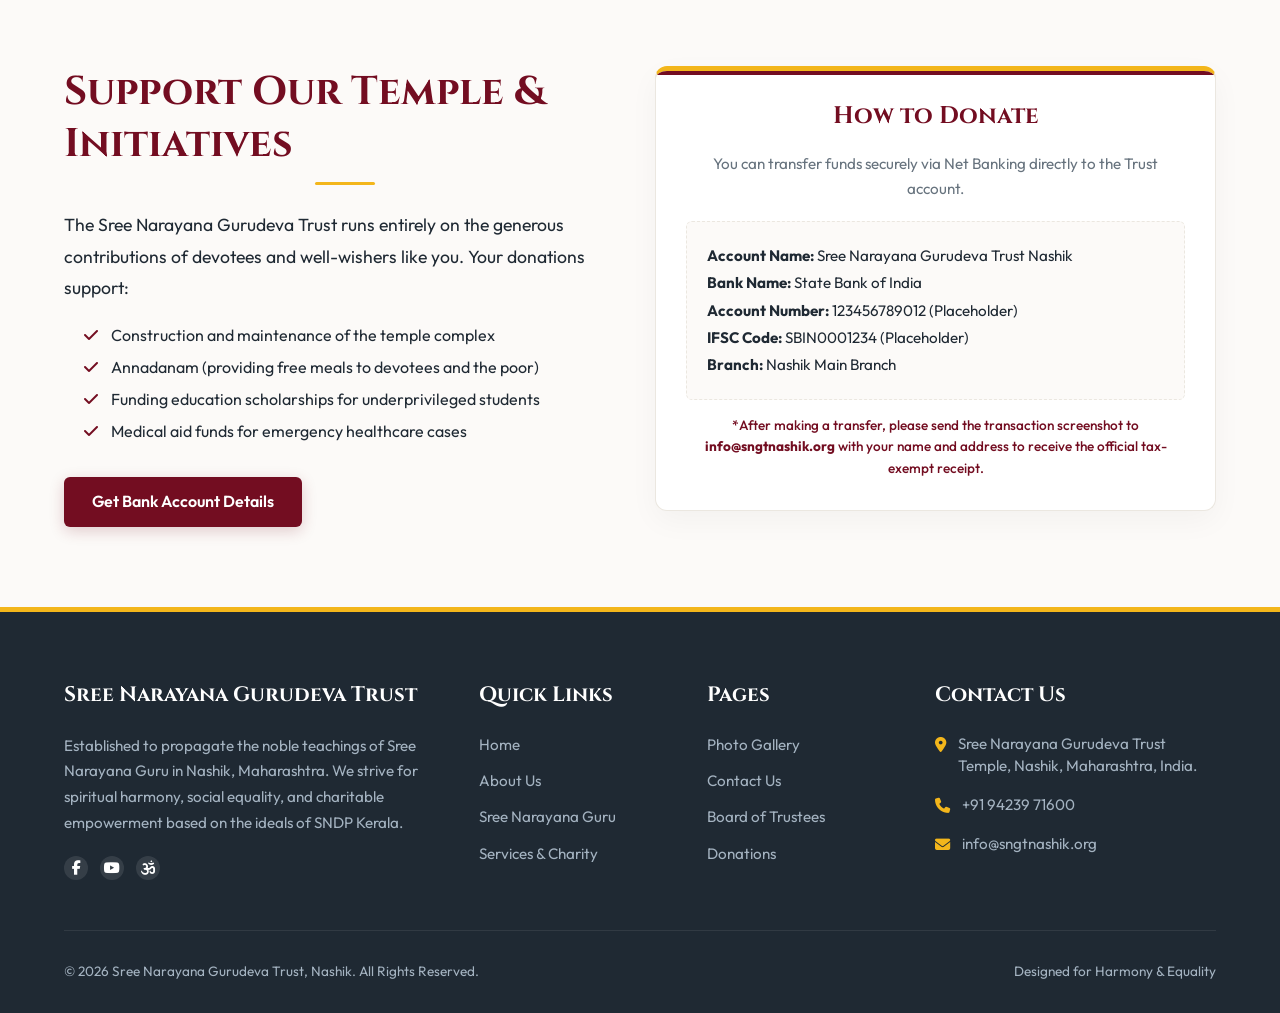
<file: services.html>
<!DOCTYPE html>
<html lang="en">
<head>
    <meta charset="UTF-8">
    <meta name="viewport" content="width=device-width, initial-scale=1.0">
    <title>Services - Sree Narayana Gurudeva Trust Temple, Nashik</title>
    <!-- SEO Meta Tags -->
    <meta name="description" content="Explore the services of Sree Narayana Gurudeva Trust, Nashik. Discover our daily temple poojas, education and medical charity initiatives, community wing programs, and donation details.">
    <!-- Font Awesome Icons -->
    <link rel="stylesheet" href="https://cdnjs.cloudflare.com/ajax/libs/font-awesome/6.4.0/css/all.min.css">
    <!-- Custom Style Sheet -->
    <link rel="stylesheet" href="css/main.css">
</head>
<body>

    <!-- TOPBAR CONTACT INFO -->
    <div class="header-top">
        <div class="container header-top-content">
            <div class="contact-info-list">
                <div class="contact-info-item">
                    <i class="fa-solid fa-phone"></i>
                    <span>+91 94239 71600</span>
                </div>
                <div class="contact-info-item">
                    <i class="fa-solid fa-envelope"></i>
                    <span>info@sngtnashik.org</span>
                </div>
                <div class="contact-info-item">
                    <i class="fa-solid fa-location-dot"></i>
                    <span>Nashik, Maharashtra</span>
                </div>
            </div>
            <div class="social-links">
                <a href="#" class="social-icon-link"><i class="fa-brands fa-facebook-f"></i></a>
                <a href="#" class="social-icon-link"><i class="fa-brands fa-youtube"></i></a>
                <a href="#" class="social-icon-link"><i class="fa-solid fa-om"></i></a>
            </div>
        </div>
    </div>

    <!-- GLASSMORPHIC NAVIGATION BAR -->
    <nav class="navbar">
        <div class="container navbar-content">
            <a href="index.html" class="logo-area">
                <div class="logo-icon">S</div>
                <div class="logo-text">
                    <h1>Sree Narayana Gurudeva Trust</h1>
                    <p>Nashik, Maharashtra</p>
                </div>
            </a>
            <div class="nav-links">
                <a href="index.html" class="nav-link">Home</a>
                <a href="about.html" class="nav-link">About Us</a>
                <a href="guru.html" class="nav-link">Guru</a>
                <a href="services.html" class="nav-link active">Services</a>
                <a href="gallery.html" class="nav-link">Gallery</a>
                <a href="contact.html" class="nav-link">Contact Us</a>
            </div>
            <div class="nav-toggle">
                <i class="fa-solid fa-bars"></i>
            </div>
        </div>
    </nav>

    <!-- INNER PAGE TITLE BANNER -->
    <section class="section-padding" style="background: radial-gradient(circle, var(--color-maroon) 0%, var(--color-charcoal) 100%); color: var(--color-white); text-align: center; padding: 60px 0; border-bottom: 4px solid var(--color-gold);">
        <div class="container">
            <h1 class="fade-up" style="color: var(--color-gold); font-size: 2.8rem; margin-bottom: 10px;">Our Services</h1>
            <p class="fade-up" style="color: rgba(255, 255, 255, 0.8); font-size: 1.1rem; max-width: 600px; margin: 0 auto;">
                Upholding a dynamic balance of spiritual devotion and social responsibility.
            </p>
        </div>
    </section>

    <!-- TEMPLE POOJAS SECTION -->
    <section class="section-padding">
        <div class="container text-center">
            <h2 class="section-title fade-up">Spiritual Temple Poojas</h2>
            <p class="section-subtitle fade-up">Daily rituals and special prayers performed at the Nashik Gurudeva Mandiram.</p>
            
            <div class="grid-3">
                <!-- Pooja 1 -->
                <div class="card fade-up">
                    <div class="card-icon"><i class="fa-solid fa-bell"></i></div>
                    <h3>Nithya Pooja (Daily Prayers)</h3>
                    <p>Daily morning and evening prayers, deeparadhana, and Gurudeva sthothra pathana to bring peace, mental clarity, and positive energy into the lives of devotees.</p>
                </div>
                <!-- Pooja 2 -->
                <div class="card fade-up">
                    <div class="card-icon"><i class="fa-solid fa-fire-burner"></i></div>
                    <h3>Gurudeva Homam</h3>
                    <p>Special spiritual homam conducted on star birthdays (Chathayam star) and other auspicious days to invoke divine blessings for health, success, and prosperity.</p>
                </div>
                <!-- Pooja 3 -->
                <div class="card fade-up">
                    <div class="card-icon"><i class="fa-solid fa-book-open-reader"></i></div>
                    <h3>Vidyarambham</h3>
                    <p>A sacred ceremony facilitating the initiation of children into the world of letters and education, reflecting the Guru's primary emphasis on learning.</p>
                </div>
            </div>
        </div>
    </section>

    <!-- CHARITY SERVICES SECTION -->
    <section class="section-padding" style="background-color: var(--color-maroon-translucent);">
        <div class="container text-center">
            <h2 class="section-title fade-up">Community Welfare Programs</h2>
            <p class="section-subtitle fade-up">Selfless support projects carried out by the SNGT Nashik charitable wing.</p>
            
            <div class="grid-3">
                <!-- Program 1 -->
                <div class="card fade-up">
                    <div class="card-icon" style="color: var(--color-gold);"><i class="fa-solid fa-graduation-cap"></i></div>
                    <h3>Scholarship Schemes</h3>
                    <p>Helping bright students from financially backward families secure higher education through annual scholarships, study materials, and college fees support.</p>
                </div>
                <!-- Program 2 -->
                <div class="card fade-up">
                    <div class="card-icon" style="color: var(--color-gold);"><i class="fa-solid fa-hand-holding-medical"></i></div>
                    <h3>Free Medical Camps</h3>
                    <p>Organizing medical camps, blood donation drives, free health consulting, and pharmacy distribution for the local residents of Nashik.</p>
                </div>
                <!-- Program 3 -->
                <div class="card fade-up">
                    <div class="card-icon" style="color: var(--color-gold);"><i class="fa-solid fa-people-group"></i></div>
                    <h3>Family Counseling & Legal Aid</h3>
                    <p>Offering free counseling services and basic legal advice to resolve household conflicts and help community members navigate difficult challenges.</p>
                </div>
            </div>
        </div>
    </section>

    <!-- DONATIONS SECTION -->
    <section id="donations" class="section-padding">
        <div class="container">
            <div class="grid-2 align-items-center">
                <div class="fade-up">
                    <h2 class="section-title" style="text-align: left; display: block; margin-bottom: 24px;">Support Our Temple & Initiatives</h2>
                    <p style="font-size: 1.1rem; line-height: 1.8; color: var(--color-charcoal); margin-bottom: 15px;">
                        The Sree Narayana Gurudeva Trust runs entirely on the generous contributions of devotees and well-wishers like you. Your donations support:
                    </p>
                    <ul style="margin-left: 20px; margin-bottom: 30px; font-size: 1rem; line-height: 2;">
                        <li><i class="fa-solid fa-check" style="color: var(--color-maroon); margin-right: 10px;"></i> Construction and maintenance of the temple complex</li>
                        <li><i class="fa-solid fa-check" style="color: var(--color-maroon); margin-right: 10px;"></i> Annadanam (providing free meals to devotees and the poor)</li>
                        <li><i class="fa-solid fa-check" style="color: var(--color-maroon); margin-right: 10px;"></i> Funding education scholarships for underprivileged students</li>
                        <li><i class="fa-solid fa-check" style="color: var(--color-maroon); margin-right: 10px;"></i> Medical aid funds for emergency healthcare cases</li>
                    </ul>
                    <a href="contact.html" class="btn btn-secondary">Get Bank Account Details</a>
                </div>
                <div class="fade-up">
                    <div class="card" style="background-color: var(--color-white); border-top: 5px solid var(--color-gold);">
                        <h3 style="color: var(--color-maroon); font-family: var(--font-heading); margin-bottom: 20px; font-size: 1.5rem; text-align: center;">How to Donate</h3>
                        <p style="font-size: 0.95rem; margin-bottom: 20px; color: var(--color-text-muted); text-align: center;">
                            You can transfer funds securely via Net Banking directly to the Trust account.
                        </p>
                        <div style="background-color: var(--color-bg-warm); padding: 20px; border-radius: var(--border-radius-sm); border: 1px dashed var(--color-border); font-size: 0.95rem; line-height: 1.8;">
                            <strong>Account Name:</strong> Sree Narayana Gurudeva Trust Nashik<br>
                            <strong>Bank Name:</strong> State Bank of India<br>
                            <strong>Account Number:</strong> 123456789012 (Placeholder)<br>
                            <strong>IFSC Code:</strong> SBIN0001234 (Placeholder)<br>
                            <strong>Branch:</strong> Nashik Main Branch
                        </div>
                        <p style="font-size: 0.85rem; color: var(--color-maroon); font-weight: 500; margin-top: 15px; text-align: center;">
                            *After making a transfer, please send the transaction screenshot to <strong>info@sngtnashik.org</strong> with your name and address to receive the official tax-exempt receipt.
                        </p>
                    </div>
                </div>
            </div>
        </div>
    </section>

    <!-- FOOTER -->
    <footer class="footer">
        <div class="container">
            <div class="footer-grid">
                <div class="footer-about">
                    <h3>Sree Narayana Gurudeva Trust</h3>
                    <p>
                        Established to propagate the noble teachings of Sree Narayana Guru in Nashik, Maharashtra. We strive for spiritual harmony, social equality, and charitable empowerment based on the ideals of SNDP Kerala.
                    </p>
                    <div class="social-links">
                        <a href="#" class="social-icon-link"><i class="fa-brands fa-facebook-f"></i></a>
                        <a href="#" class="social-icon-link"><i class="fa-brands fa-youtube"></i></a>
                        <a href="#" class="social-icon-link"><i class="fa-solid fa-om"></i></a>
                    </div>
                </div>
                <div class="footer-links">
                    <h4>Quick Links</h4>
                    <ul>
                        <li><a href="index.html">Home</a></li>
                        <li><a href="about.html">About Us</a></li>
                        <li><a href="guru.html">Sree Narayana Guru</a></li>
                        <li><a href="services.html">Services & Charity</a></li>
                    </ul>
                </div>
                <div class="footer-links">
                    <h4>Pages</h4>
                    <ul>
                        <li><a href="gallery.html">Photo Gallery</a></li>
                        <li><a href="contact.html">Contact Us</a></li>
                        <li><a href="about.html#trustees">Board of Trustees</a></li>
                        <li><a href="services.html#donations">Donations</a></li>
                    </ul>
                </div>
                <div class="footer-contact">
                    <h4>Contact Us</h4>
                    <ul>
                        <li>
                            <i class="fa-solid fa-location-dot"></i>
                            <span>Sree Narayana Gurudeva Trust Temple, Nashik, Maharashtra, India.</span>
                        </li>
                        <li>
                            <i class="fa-solid fa-phone"></i>
                            <span>+91 94239 71600</span>
                        </li>
                        <li>
                            <i class="fa-solid fa-envelope"></i>
                            <span>info@sngtnashik.org</span>
                        </li>
                    </ul>
                </div>
            </div>
            <div class="footer-bottom">
                <p>&copy; 2026 Sree Narayana Gurudeva Trust, Nashik. All Rights Reserved.</p>
                <p>Designed for Harmony & Equality</p>
            </div>
        </div>
    </footer>

    <!-- Core Interaction Script -->
    <script src="js/main.js"></script>
</body>
</html>
</file>
<file: css/main.css>
/* Import Google Fonts */
@import url('https://fonts.googleapis.com/css2?family=Cinzel:wght@400;600;700;900&family=Outfit:wght@300;400;500;600;700&display=swap');

/* Design Tokens (CSS Variables) */
:root {
    /* Color Palette */
    --color-gold: hsl(43, 90%, 53%);
    --color-gold-hover: hsl(38, 95%, 43%);
    --color-maroon: hsl(348, 80%, 25%);
    --color-maroon-light: hsl(348, 80%, 35%);
    --color-bg-warm: hsl(36, 40%, 98%);
    --color-white: hsl(0, 0%, 100%);
    --color-charcoal: hsl(210, 24%, 16%);
    --color-text-muted: hsl(210, 10%, 45%);
    --color-border: hsl(36, 20%, 90%);
    --color-gold-translucent: rgba(245, 176, 37, 0.15);
    --color-maroon-translucent: rgba(114, 13, 29, 0.05);
    
    /* Typography */
    --font-heading: 'Cinzel', serif;
    --font-body: 'Outfit', sans-serif;
    
    /* Layout & Spacing */
    --max-width: 1200px;
    --border-radius: 12px;
    --border-radius-sm: 6px;
    --border-radius-lg: 24px;
    --transition-smooth: all 0.3s cubic-bezier(0.4, 0, 0.2, 1);
    --shadow-soft: 0 10px 30px rgba(0, 0, 0, 0.04);
    --shadow-medium: 0 15px 40px rgba(114, 13, 29, 0.08);
}

/* Reset & Base Styles */
* {
    margin: 0;
    padding: 0;
    box-sizing: border-box;
}

html {
    scroll-behavior: smooth;
    font-size: 16px;
}

body {
    font-family: var(--font-body);
    background-color: var(--color-bg-warm);
    color: var(--color-charcoal);
    line-height: 1.6;
    overflow-x: hidden;
}

h1, h2, h3, h4, h5, h6 {
    font-family: var(--font-heading);
    font-weight: 700;
    line-height: 1.3;
    color: var(--color-maroon);
}

a {
    text-decoration: none;
    color: inherit;
    transition: var(--transition-smooth);
}

img {
    max-width: 100%;
    height: auto;
    display: block;
}

ul {
    list-style: none;
}

/* Utilities */
.container {
    width: 100%;
    max-width: var(--max-width);
    margin: 0 auto;
    padding: 0 24px;
}

.text-center { text-align: center; }
.section-padding { padding: 80px 0; }

.section-title {
    font-size: 2.5rem;
    margin-bottom: 12px;
    position: relative;
    display: inline-block;
}

.section-title::after {
    content: '';
    display: block;
    width: 60px;
    height: 3px;
    background: var(--color-gold);
    margin: 12px auto 0;
    border-radius: 2px;
}

.section-subtitle {
    font-size: 1.1rem;
    color: var(--color-text-muted);
    max-width: 600px;
    margin: 0 auto 40px;
    font-weight: 400;
}

/* Buttons */
.btn {
    display: inline-flex;
    align-items: center;
    justify-content: center;
    padding: 12px 28px;
    font-family: var(--font-body);
    font-size: 1rem;
    font-weight: 600;
    border-radius: var(--border-radius-sm);
    cursor: pointer;
    transition: var(--transition-smooth);
    border: none;
}

.btn-primary {
    background: linear-gradient(135deg, var(--color-gold), var(--color-accent, #e5a900));
    color: var(--color-charcoal);
    box-shadow: 0 4px 15px rgba(245, 176, 37, 0.3);
}

.btn-primary:hover {
    transform: translateY(-2px);
    box-shadow: 0 6px 20px rgba(245, 176, 37, 0.4);
    background: linear-gradient(135deg, var(--color-gold-hover), var(--color-gold));
}

.btn-secondary {
    background-color: var(--color-maroon);
    color: var(--color-white);
    box-shadow: 0 4px 15px rgba(114, 13, 29, 0.2);
}

.btn-secondary:hover {
    transform: translateY(-2px);
    background-color: var(--color-maroon-light);
    box-shadow: 0 6px 20px rgba(114, 13, 29, 0.3);
}

.btn-outline {
    background-color: transparent;
    color: var(--color-maroon);
    border: 2px solid var(--color-maroon);
}

.btn-outline:hover {
    background-color: var(--color-maroon);
    color: var(--color-white);
}

/* Header & Navigation */
.header-top {
    background-color: var(--color-maroon);
    color: var(--color-white);
    font-size: 0.85rem;
    padding: 8px 0;
    border-bottom: 1px solid rgba(255, 255, 255, 0.1);
}

.header-top-content {
    display: flex;
    justify-content: space-between;
    align-items: center;
}

.contact-info-list {
    display: flex;
    gap: 20px;
}

.contact-info-item {
    display: flex;
    align-items: center;
    gap: 8px;
}

.social-links {
    display: flex;
    gap: 12px;
}

.social-icon-link {
    display: flex;
    align-items: center;
    justify-content: center;
    width: 24px;
    height: 24px;
    border-radius: 50%;
    background-color: rgba(255, 255, 255, 0.1);
    font-size: 0.9rem;
    color: var(--color-white);
}

.social-icon-link:hover {
    background-color: var(--color-gold);
    color: var(--color-charcoal);
}

/* Sticky Navbar */
.navbar {
    background-color: rgba(253, 253, 251, 0.85);
    backdrop-filter: blur(12px);
    -webkit-backdrop-filter: blur(12px);
    border-bottom: 1px solid var(--color-border);
    position: sticky;
    top: 0;
    z-index: 1000;
    transition: var(--transition-smooth);
}

.navbar.scrolled {
    background-color: var(--color-white);
    box-shadow: 0 4px 20px rgba(0, 0, 0, 0.05);
}

.navbar-content {
    display: flex;
    justify-content: space-between;
    align-items: center;
    padding: 15px 0;
}

.logo-area {
    display: flex;
    align-items: center;
    gap: 12px;
}

.logo-icon {
    width: 48px;
    height: 48px;
    background: linear-gradient(135deg, var(--color-gold), var(--color-maroon));
    border-radius: 50%;
    display: flex;
    align-items: center;
    justify-content: center;
    color: var(--color-white);
    font-family: var(--font-heading);
    font-size: 1.5rem;
    font-weight: 700;
    box-shadow: 0 4px 10px rgba(0,0,0,0.15);
}

.logo-text h1 {
    font-size: 1.2rem;
    margin-bottom: 2px;
    color: var(--color-maroon);
    letter-spacing: 0.5px;
}

.logo-text p {
    font-size: 0.75rem;
    color: var(--color-text-muted);
    font-weight: 500;
    text-transform: uppercase;
}

.nav-links {
    display: flex;
    gap: 30px;
}

.nav-link {
    font-weight: 500;
    color: var(--color-charcoal);
    position: relative;
    padding: 6px 0;
    font-size: 1rem;
}

.nav-link:hover, .nav-link.active {
    color: var(--color-maroon);
}

.nav-link::after {
    content: '';
    position: absolute;
    bottom: 0;
    left: 0;
    width: 0;
    height: 2px;
    background-color: var(--color-gold);
    transition: var(--transition-smooth);
}

.nav-link:hover::after, .nav-link.active::after {
    width: 100%;
}

.nav-toggle {
    display: none;
    font-size: 1.5rem;
    cursor: pointer;
    color: var(--color-maroon);
}

/* Footer Section */
.footer {
    background-color: var(--color-charcoal);
    color: #a4b3c1;
    padding: 70px 0 30px;
    font-size: 0.95rem;
    border-top: 5px solid var(--color-gold);
}

.footer h3, .footer h4 {
    color: var(--color-white);
    margin-bottom: 24px;
    font-size: 1.3rem;
}

.footer-grid {
    display: grid;
    grid-template-columns: 2fr 1fr 1fr 1.5fr;
    gap: 40px;
    margin-bottom: 50px;
}

.footer-about p {
    margin-bottom: 20px;
    line-height: 1.7;
}

.footer-links li {
    margin-bottom: 12px;
}

.footer-links a:hover {
    color: var(--color-gold);
    padding-left: 5px;
}

.footer-contact li {
    display: flex;
    gap: 12px;
    margin-bottom: 16px;
    line-height: 1.5;
}

.footer-contact i {
    color: var(--color-gold);
    margin-top: 4px;
}

.footer-bottom {
    border-top: 1px solid rgba(255, 255, 255, 0.08);
    padding-top: 30px;
    display: flex;
    justify-content: space-between;
    align-items: center;
    flex-wrap: wrap;
    gap: 20px;
    font-size: 0.85rem;
}

/* Scroll Animation Trigger Classes */
.fade-up {
    opacity: 0;
    transform: translateY(30px);
    transition: opacity 0.8s cubic-bezier(0.4, 0, 0.2, 1), transform 0.8s cubic-bezier(0.4, 0, 0.2, 1);
}

.fade-up.appear {
    opacity: 1;
    transform: translateY(0);
}

/* Page Specific CSS */

/* --- 1. HERO SECTION --- */
.hero-section {
    min-height: 80vh;
    background: radial-gradient(circle at 10% 20%, rgba(114, 13, 29, 0.95) 0%, rgba(30, 37, 43, 0.98) 90%), url('../images/temple-bg.jpg') no-repeat center center/cover;
    color: var(--color-white);
    display: flex;
    align-items: center;
    padding: 60px 0;
    position: relative;
    overflow: hidden;
}

.hero-section::before {
    content: '';
    position: absolute;
    top: -50%;
    right: -20%;
    width: 600px;
    height: 600px;
    background: radial-gradient(circle, var(--color-gold-translucent) 0%, transparent 70%);
    pointer-events: none;
    z-index: 1;
}

.hero-grid {
    display: grid;
    grid-template-columns: 1.2fr 0.8fr;
    gap: 40px;
    align-items: center;
    position: relative;
    z-index: 2;
}

.hero-title {
    font-size: 3.5rem;
    color: var(--color-gold);
    margin-bottom: 20px;
    line-height: 1.2;
}

.hero-subtitle {
    font-size: 1.5rem;
    font-family: var(--font-heading);
    margin-bottom: 24px;
    color: var(--color-white);
    font-weight: 400;
}

.hero-quote {
    font-style: italic;
    border-left: 3px solid var(--color-gold);
    padding-left: 20px;
    margin-bottom: 30px;
    font-size: 1.1rem;
    color: rgba(255, 255, 255, 0.85);
    max-width: 600px;
}

.hero-portrait-container {
    display: flex;
    justify-content: center;
    align-items: center;
    position: relative;
}

.hero-portrait {
    width: 280px;
    height: 280px;
    border-radius: 50%;
    border: 6px double var(--color-gold);
    box-shadow: 0 0 35px var(--color-gold-translucent);
    overflow: hidden;
    background-color: var(--color-maroon);
    position: relative;
}

.hero-portrait img {
    width: 100%;
    height: 100%;
    object-fit: cover;
}

.portrait-glow {
    position: absolute;
    width: 320px;
    height: 320px;
    border-radius: 50%;
    border: 1px dashed rgba(245, 176, 37, 0.3);
    animation: rotateSlow 20s linear infinite;
}

@keyframes rotateSlow {
    from { transform: rotate(0deg); }
    to { transform: rotate(360deg); }
}

/* --- 2. INAUGURATION BANNER --- */
.inauguration-banner {
    background-color: var(--color-maroon);
    color: var(--color-white);
    padding: 12px 0;
    border-bottom: 4px solid var(--color-gold);
    text-align: center;
    font-weight: 600;
    font-size: 0.95rem;
    letter-spacing: 0.5px;
}

.inauguration-banner span {
    color: var(--color-gold);
}

/* --- 3. COMMON GRIDS & CARDS --- */
.grid-2 {
    display: grid;
    grid-template-columns: repeat(2, 1fr);
    gap: 30px;
}

.grid-3 {
    display: grid;
    grid-template-columns: repeat(3, 1fr);
    gap: 30px;
}

.card {
    background-color: var(--color-white);
    border: 1px solid var(--color-border);
    border-radius: var(--border-radius);
    padding: 30px;
    transition: var(--transition-smooth);
    box-shadow: var(--shadow-soft);
    position: relative;
    overflow: hidden;
}

.card::before {
    content: '';
    position: absolute;
    top: 0;
    left: 0;
    width: 100%;
    height: 4px;
    background-color: var(--color-maroon);
    transition: var(--transition-smooth);
}

.card:hover {
    transform: translateY(-5px);
    box-shadow: var(--shadow-medium);
    border-color: rgba(114, 13, 29, 0.15);
}

.card:hover::before {
    background-color: var(--color-gold);
}

.card-icon {
    font-size: 2.2rem;
    color: var(--color-maroon);
    margin-bottom: 20px;
    display: inline-block;
}

.card h3 {
    font-size: 1.3rem;
    margin-bottom: 12px;
}

.card p {
    color: var(--color-text-muted);
    font-size: 0.95rem;
    line-height: 1.6;
}

/* --- 4. PHILOSOPHY / TEACHINGS SECTION --- */
.philosophy-grid {
    display: grid;
    grid-template-columns: repeat(2, 1fr);
    gap: 30px;
}

.philosophy-card {
    background-color: var(--color-white);
    border-left: 4px solid var(--color-gold);
    padding: 24px;
    border-radius: 0 var(--border-radius) var(--border-radius) 0;
    box-shadow: var(--shadow-soft);
    transition: var(--transition-smooth);
}

.philosophy-card:hover {
    transform: translateX(5px);
    background-color: var(--color-white);
    border-left-color: var(--color-maroon);
    box-shadow: var(--shadow-medium);
}

.philosophy-card h3 {
    font-size: 1.25rem;
    color: var(--color-maroon);
    margin-bottom: 8px;
}

.philosophy-card p {
    color: var(--color-text-muted);
    font-size: 0.95rem;
}

/* --- 5. GURU PAGE TIMELINE & BIO --- */
.bio-split {
    display: grid;
    grid-template-columns: 1.2fr 0.8fr;
    gap: 50px;
    align-items: center;
    margin-bottom: 80px;
}

.bio-text p {
    margin-bottom: 20px;
    font-size: 1.05rem;
    color: var(--color-charcoal);
    text-align: justify;
}

.bio-image-frame {
    border: 1px solid var(--color-border);
    padding: 12px;
    background-color: var(--color-white);
    border-radius: var(--border-radius);
    box-shadow: var(--shadow-soft);
}

.bio-image-frame img {
    border-radius: calc(var(--border-radius) - 4px);
    width: 100%;
}

.quote-block-maroon {
    background-color: var(--color-maroon);
    color: var(--color-white);
    padding: 40px;
    border-radius: var(--border-radius);
    text-align: center;
    font-family: var(--font-heading);
    margin: 50px 0;
    border-left: 6px solid var(--color-gold);
}

.quote-block-maroon h2 {
    color: var(--color-gold);
    font-size: 1.8rem;
    margin-bottom: 12px;
}

/* --- 6. TRUSTEES / BOARD GRID --- */
.board-grid {
    display: grid;
    grid-template-columns: repeat(4, 1fr);
    gap: 24px;
}

.board-card {
    background-color: var(--color-white);
    border: 1px solid var(--color-border);
    border-radius: var(--border-radius);
    overflow: hidden;
    text-align: center;
    box-shadow: var(--shadow-soft);
    transition: var(--transition-smooth);
}

.board-card:hover {
    transform: translateY(-4px);
    box-shadow: var(--shadow-medium);
}

.board-avatar {
    width: 100%;
    height: 220px;
    background-color: var(--color-maroon-translucent);
    display: flex;
    align-items: center;
    justify-content: center;
    font-size: 3.5rem;
    color: var(--color-maroon);
}

.board-info {
    padding: 20px;
}

.board-info h4 {
    font-size: 1.1rem;
    margin-bottom: 4px;
    color: var(--color-maroon);
}

.board-info p {
    font-size: 0.85rem;
    color: var(--color-text-muted);
    font-weight: 500;
    text-transform: uppercase;
}

/* --- 7. GALLERY LAYOUT --- */
.tab-filters {
    display: flex;
    justify-content: center;
    gap: 12px;
    margin-bottom: 40px;
    flex-wrap: wrap;
}

.filter-btn {
    background-color: var(--color-white);
    border: 1px solid var(--color-border);
    color: var(--color-charcoal);
    padding: 10px 24px;
    font-weight: 600;
    border-radius: 30px;
    cursor: pointer;
    font-family: var(--font-body);
    transition: var(--transition-smooth);
}

.filter-btn:hover, .filter-btn.active {
    background-color: var(--color-maroon);
    border-color: var(--color-maroon);
    color: var(--color-white);
    transform: translateY(-1px);
}

.gallery-grid {
    display: grid;
    grid-template-columns: repeat(3, 1fr);
    gap: 24px;
}

.gallery-item {
    border-radius: var(--border-radius);
    overflow: hidden;
    background-color: var(--color-white);
    border: 1px solid var(--color-border);
    box-shadow: var(--shadow-soft);
    position: relative;
    cursor: pointer;
    transition: var(--transition-smooth);
}

.gallery-image-container {
    overflow: hidden;
    position: relative;
    aspect-ratio: 4/3;
}

.gallery-item img {
    width: 100%;
    height: 100%;
    object-fit: cover;
    transition: var(--transition-smooth);
}

.gallery-item:hover img {
    transform: scale(1.05);
}

.gallery-overlay {
    position: absolute;
    top: 0;
    left: 0;
    width: 100%;
    height: 100%;
    background: linear-gradient(to top, rgba(114, 13, 29, 0.8), transparent);
    opacity: 0;
    transition: var(--transition-smooth);
    display: flex;
    align-items: flex-end;
    padding: 20px;
}

.gallery-item:hover .gallery-overlay {
    opacity: 1;
}

.gallery-caption {
    color: var(--color-white);
}

.gallery-caption h4 {
    color: var(--color-gold);
    font-size: 1.1rem;
    margin-bottom: 4px;
}

.gallery-caption p {
    font-size: 0.8rem;
    opacity: 0.85;
}

/* --- 8. LIGHTBOX MODAL --- */
.lightbox {
    position: fixed;
    top: 0;
    left: 0;
    width: 100%;
    height: 100%;
    z-index: 2000;
    display: flex;
    align-items: center;
    justify-content: center;
    opacity: 0;
    pointer-events: none;
    transition: opacity 0.3s ease;
}

.lightbox.active {
    opacity: 1;
    pointer-events: auto;
}

.lightbox-overlay {
    position: absolute;
    width: 100%;
    height: 100%;
    background-color: rgba(30, 37, 43, 0.95);
}

.lightbox-content {
    position: relative;
    z-index: 2001;
    max-width: 90%;
    max-height: 80vh;
    display: flex;
    flex-direction: column;
    align-items: center;
}

.lightbox-img {
    max-width: 100%;
    max-height: 70vh;
    border-radius: var(--border-radius-sm);
    box-shadow: 0 10px 40px rgba(0,0,0,0.5);
    border: 3px solid var(--color-gold);
}

.lightbox-caption {
    color: var(--color-white);
    margin-top: 15px;
    font-family: var(--font-heading);
    font-size: 1.2rem;
    text-align: center;
}

.lightbox-close {
    position: absolute;
    top: -45px;
    right: 0;
    color: var(--color-white);
    font-size: 2.5rem;
    cursor: pointer;
    transition: var(--transition-smooth);
}

.lightbox-close:hover {
    color: var(--color-gold);
}

/* --- 9. CONTACT FORM & DETAIL CARDS --- */
.contact-grid {
    display: grid;
    grid-template-columns: 1.2fr 0.8fr;
    gap: 40px;
}

.contact-form-card {
    background-color: var(--color-white);
    border: 1px solid var(--color-border);
    border-radius: var(--border-radius);
    padding: 40px;
    box-shadow: var(--shadow-soft);
}

.contact-form-card h3 {
    font-size: 1.6rem;
    margin-bottom: 24px;
}

.form-group {
    margin-bottom: 20px;
}

.form-label {
    display: block;
    margin-bottom: 8px;
    font-weight: 500;
    font-size: 0.95rem;
}

.form-input {
    width: 100%;
    padding: 12px 16px;
    border: 1px solid var(--color-border);
    border-radius: var(--border-radius-sm);
    font-family: var(--font-body);
    font-size: 1rem;
    transition: var(--transition-smooth);
    background-color: var(--color-bg-warm);
}

.form-input:focus {
    outline: none;
    border-color: var(--color-maroon);
    background-color: var(--color-white);
    box-shadow: 0 0 0 3px rgba(114, 13, 29, 0.08);
}

textarea.form-input {
    resize: vertical;
    min-height: 150px;
}

.contact-details-panel {
    display: flex;
    flex-direction: column;
    gap: 24px;
}

.detail-item-card {
    background-color: var(--color-white);
    border: 1px solid var(--color-border);
    border-radius: var(--border-radius);
    padding: 24px;
    display: flex;
    gap: 20px;
    box-shadow: var(--shadow-soft);
}

.detail-icon {
    width: 48px;
    height: 48px;
    border-radius: 50%;
    background-color: var(--color-maroon-translucent);
    color: var(--color-maroon);
    display: flex;
    align-items: center;
    justify-content: center;
    font-size: 1.3rem;
    flex-shrink: 0;
}

.detail-info h4 {
    font-size: 1.1rem;
    margin-bottom: 6px;
}

.detail-info p {
    color: var(--color-text-muted);
    font-size: 0.95rem;
    line-height: 1.5;
}

.map-card {
    background-color: var(--color-white);
    border: 1px solid var(--color-border);
    border-radius: var(--border-radius);
    padding: 12px;
    box-shadow: var(--shadow-soft);
    overflow: hidden;
}

.map-card iframe {
    width: 100%;
    height: 250px;
    border: none;
    border-radius: calc(var(--border-radius) - 4px);
    display: block;
}

.alert {
    padding: 16px;
    border-radius: var(--border-radius-sm);
    margin-bottom: 24px;
    border-left: 4px solid transparent;
}

.alert-success {
    background-color: #e8f5e9;
    color: #2e7d32;
    border-color: #2e7d32;
}

.alert-success h4 {
    color: #2e7d32;
    margin-bottom: 6px;
}

/* Media Queries for Custom Pages & Mobile Enhancements */
@media (max-width: 992px) {
    .contact-grid, .bio-split, .hero-grid {
        grid-template-columns: 1fr;
        gap: 40px;
    }
    
    .hero-grid {
        text-align: center;
    }
    
    .hero-quote {
        border-left: none;
        border-top: 2px solid var(--color-gold);
        border-bottom: 2px solid var(--color-gold);
        padding: 15px 10px;
        margin-left: auto;
        margin-right: auto;
    }
    
    .hero-portrait-container {
        margin-top: 20px;
    }
}

@media (max-width: 768px) {
    /* Navbar Mobile Adaptations */
    .header-top {
        display: none;
    }
    
    .nav-toggle {
        display: block;
    }
    
    .nav-links {
        position: absolute;
        top: 100%;
        left: 0;
        right: 0;
        background-color: rgba(255, 255, 255, 0.98);
        backdrop-filter: blur(12px);
        -webkit-backdrop-filter: blur(12px);
        flex-direction: column;
        gap: 0;
        box-shadow: 0 15px 30px rgba(0,0,0,0.1);
        border-top: 1px solid var(--color-border);
        max-height: 0;
        overflow: hidden;
        transition: max-height 0.4s cubic-bezier(0.4, 0, 0.2, 1);
        z-index: 999;
    }
    
    .nav-links.active {
        max-height: 450px;
    }
    
    .nav-link {
        padding: 14px 24px;
        display: block;
        border-bottom: 1px solid var(--color-border);
        font-size: 1.05rem;
    }
    
    .nav-link::after {
        display: none;
    }

    .footer-grid {
        grid-template-columns: 1fr;
        gap: 30px;
    }

    .section-padding {
        padding: 50px 0;
    }
    
    .section-title {
        font-size: 2rem;
    }

    /* Grids & Cards alignment - stack in 1 column but keep them neat and compact */
    .grid-3, .grid-2, .philosophy-grid, .gallery-grid {
        grid-template-columns: 1fr !important;
        display: grid !important;
        gap: 24px !important;
        max-width: 420px;
        margin-left: auto !important;
        margin-right: auto !important;
        padding: 0 !important;
    }
    
    .card, .philosophy-card, .gallery-item {
        max-width: 420px !important;
        width: 100% !important;
        margin-left: auto !important;
        margin-right: auto !important;
    }

    /* Board of Trustees: Convert to vertical list of horizontal items */
    .board-grid {
        grid-template-columns: 1fr !important;
        display: grid !important;
        gap: 16px !important;
        max-width: 420px;
        margin-left: auto !important;
        margin-right: auto !important;
    }

    .board-card {
        display: flex !important;
        align-items: center !important;
        text-align: left !important;
        padding: 16px !important;
        gap: 16px !important;
        max-width: 420px !important;
        width: 100% !important;
    }
    
    .board-avatar {
        width: 65px !important;
        height: 65px !important;
        border-radius: 50% !important;
        font-size: 1.5rem !important;
        flex-shrink: 0 !important;
    }
    
    .board-info {
        padding: 0 !important;
    }
    
    .board-info h4 {
        font-size: 1.1rem !important;
        margin-bottom: 2px !important;
    }
    
    .board-info p {
        font-size: 0.8rem !important;
    }

    /* Contact Details Panel: stack but align cleanly */
    .contact-details-panel {
        display: grid;
        grid-template-columns: 1fr !important;
        gap: 16px !important;
        max-width: 420px;
        margin-left: auto !important;
        margin-right: auto !important;
    }

    .detail-item-card {
        margin: 0 !important;
        padding: 20px !important;
        gap: 16px !important;
        align-items: center !important;
        max-width: 420px !important;
        width: 100% !important;
    }

    .detail-icon {
        width: 40px !important;
        height: 40px !important;
        font-size: 1.2rem !important;
    }

    .detail-info h4 {
        font-size: 1.05rem !important;
        margin-bottom: 4px !important;
    }

    .detail-info p {
        font-size: 0.9rem !important;
    }

    .contact-form-card, .map-card {
        max-width: 420px !important;
        width: 100% !important;
        margin-left: auto !important;
        margin-right: auto !important;
    }
}

@media (max-width: 576px) {
    .contact-form-card {
        padding: 24px;
    }
    
    .hero-title {
        font-size: 2.2rem;
    }
    
    .hero-subtitle {
        font-size: 1.2rem;
    }
    
    .section-title {
        font-size: 1.8rem;
    }

    .hero-portrait {
        width: 200px;
        height: 200px;
    }

    .portrait-glow {
        width: 230px;
        height: 230px;
    }
}

@media (max-width: 480px) {
    .logo-text h1 {
        font-size: 1rem;
    }
    
    .logo-text p {
        font-size: 0.65rem;
    }
    
    .logo-icon {
        width: 38px;
        height: 38px;
        font-size: 1.25rem;
    }
    
    .hero-title {
        font-size: 1.8rem;
    }
    
    .btn {
        width: 100%;
        margin-bottom: 12px;
        text-align: center;
    }
    
    .hero-text-content div {
        display: flex;
        flex-direction: column;
        max-width: 280px;
        margin: 0 auto;
    }
}
</file>
